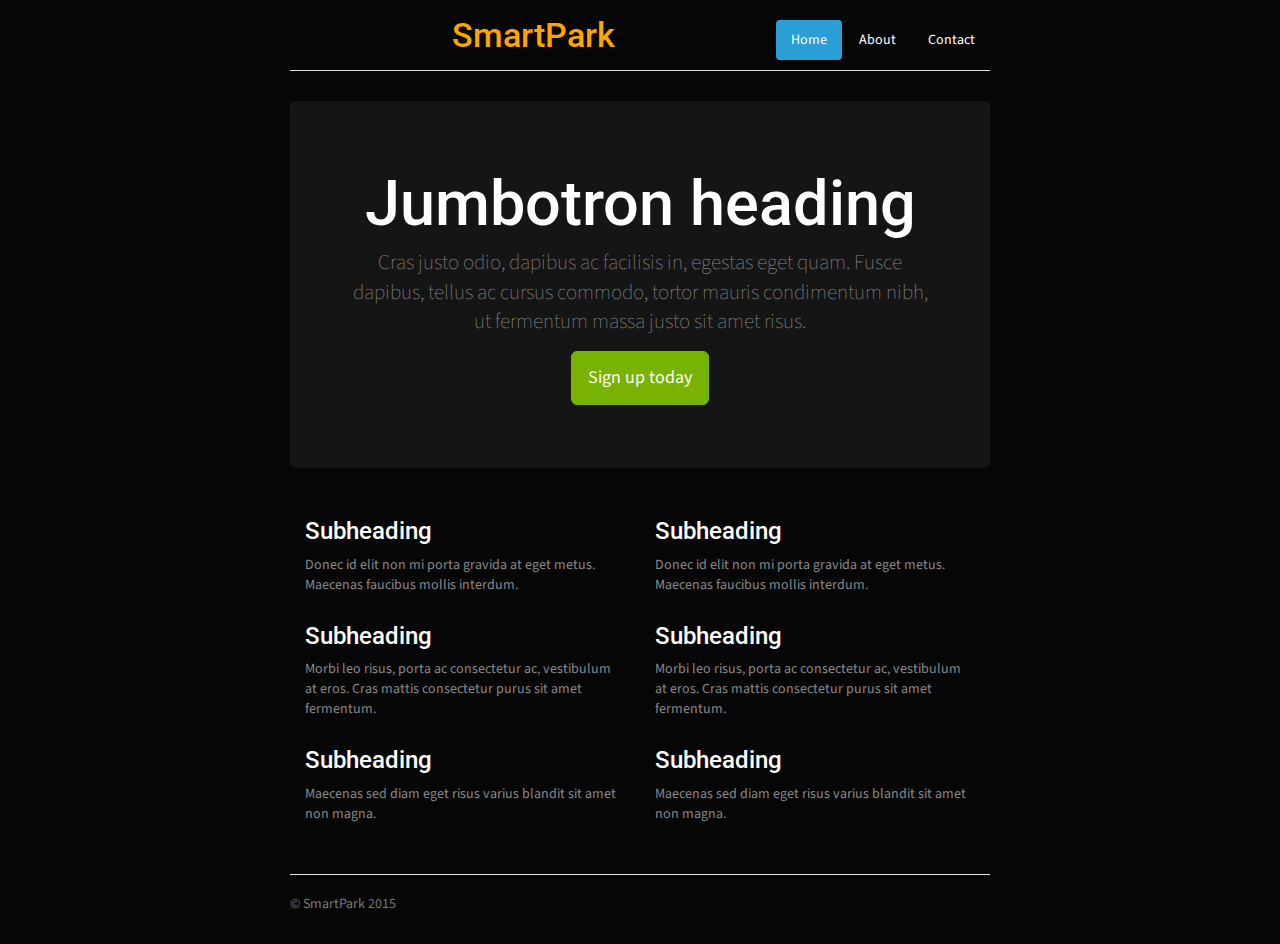
<file: src/index.html>
<!DOCTYPE html>
<html lang="en">
<head>
    <meta charset="utf-8">
    <meta http-equiv="X-UA-Compatible" content="IE=edge">
    <meta name="viewport" content="width=device-width, initial-scale=1">
    <!-- The above 3 meta tags *must* come first in the head; any other head content must come *after* these tags -->
    <meta name="description" content="">
    <meta name="author" content="">
    <link rel="icon" href="img/favicon.ico">

    <title>Narrow Jumbotron Template for Bootstrap</title>

    <!-- Bootstrap core CSS -->
    <!-- <link href="bootstrap/css/bootstrap.min.css" rel="stylesheet"> -->
	<link href="bootswatch/paper/bootstrap.min.css" rel="stylesheet">

    <!-- Custom styles for this template -->
    <link href="css/jumbotron-narrow.css" rel="stylesheet">

	<!-- Custom styles for SmartPark -->
    <link href="css/style.css" rel="stylesheet">
	
	<!-- beautiful fonts -->
	<link href="https://fonts.googleapis.com/css?family=Source+Sans+Pro:400,700,300" rel="stylesheet" type="text/css">
	
    <!-- Just for debugging purposes. Don't actually copy these 2 lines! -->
    <!--[if lt IE 9]><script src="../../assets/js/ie8-responsive-file-warning.js"></script><![endif]-->
    <script src="js/ie-emulation-modes-warning.js"></script>

    <!-- HTML5 shim and Respond.js for IE8 support of HTML5 elements and media queries -->
    <!--[if lt IE 9]>
      <script src="https://oss.maxcdn.com/html5shiv/3.7.2/html5shiv.min.js"></script>
      <script src="https://oss.maxcdn.com/respond/1.4.2/respond.min.js"></script>
    <![endif]-->
  </head>

  <body>

    <div class="container">
      <div class="header clearfix">
        <nav>
          <ul class="nav nav-pills pull-right">
            <li role="presentation" class="active"><a href="Home.php">Home</a></li>
            <li role="presentation"><a href="about.php">About</a></li>
            <li role="presentation"><a href="contact.php">Contact</a></li>
          </ul>
        </nav>
        <h3 class="text-muted">SmartPark</h3>
      </div>

      <div class="jumbotron">
        <h1>Jumbotron heading</h1>
        <p class="lead">Cras justo odio, dapibus ac facilisis in, egestas eget quam. Fusce dapibus, tellus ac cursus commodo, tortor mauris condimentum nibh, ut fermentum massa justo sit amet risus.</p>
        <p><a class="btn btn-lg btn-success" href="#" role="button">Sign up today</a></p>
      </div>

      <div class="row marketing">
        <div class="col-lg-6">
          <h4>Subheading</h4>
          <p>Donec id elit non mi porta gravida at eget metus. Maecenas faucibus mollis interdum.</p>

          <h4>Subheading</h4>
          <p>Morbi leo risus, porta ac consectetur ac, vestibulum at eros. Cras mattis consectetur purus sit amet fermentum.</p>

          <h4>Subheading</h4>
          <p>Maecenas sed diam eget risus varius blandit sit amet non magna.</p>
        </div>

        <div class="col-lg-6">
          <h4>Subheading</h4>
          <p>Donec id elit non mi porta gravida at eget metus. Maecenas faucibus mollis interdum.</p>

          <h4>Subheading</h4>
          <p>Morbi leo risus, porta ac consectetur ac, vestibulum at eros. Cras mattis consectetur purus sit amet fermentum.</p>

          <h4>Subheading</h4>
          <p>Maecenas sed diam eget risus varius blandit sit amet non magna.</p>
        </div>
      </div>

      <footer class="footer">
        <p>&copy; SmartPark 2015</p>
      </footer>

    </div> <!-- /container -->


    <!-- IE10 viewport hack for Surface/desktop Windows 8 bug -->
    <script src="js/ie10-viewport-bug-workaround.js"></script>
  </body>
</html>
</file>
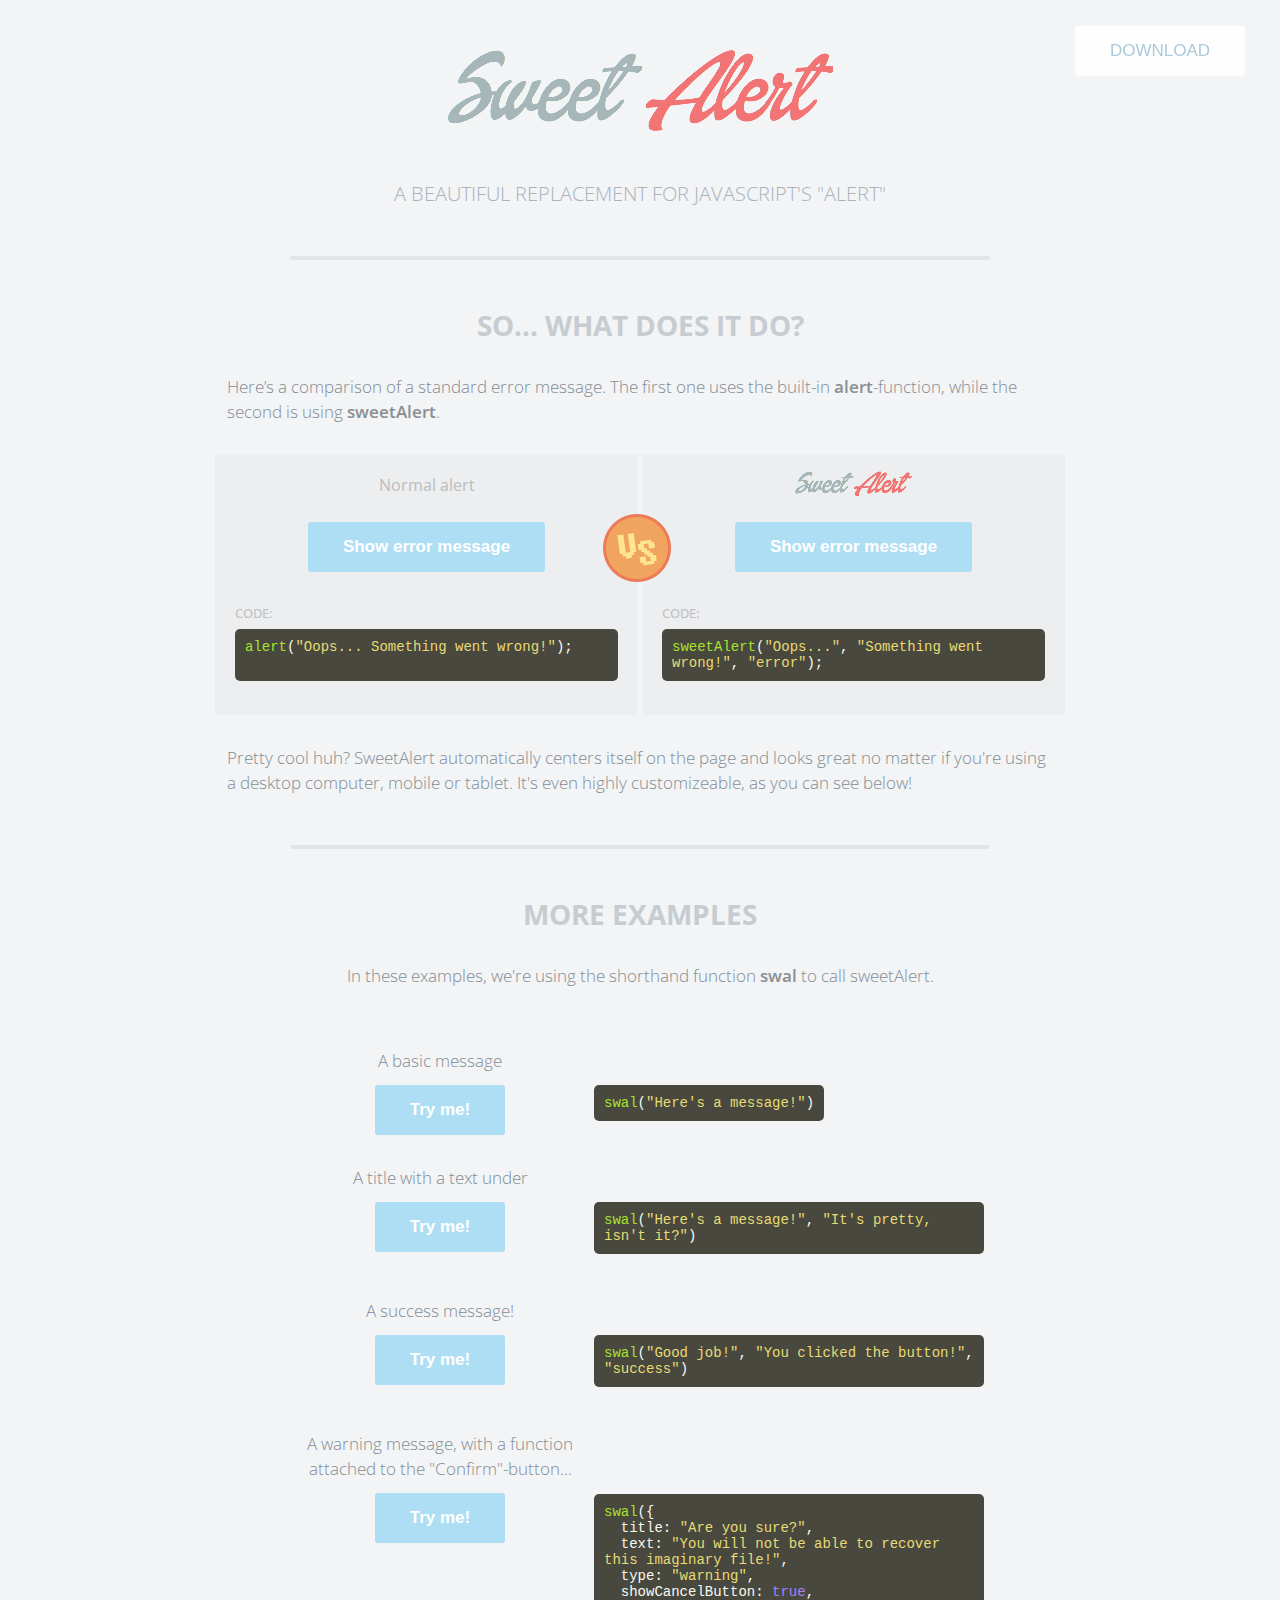
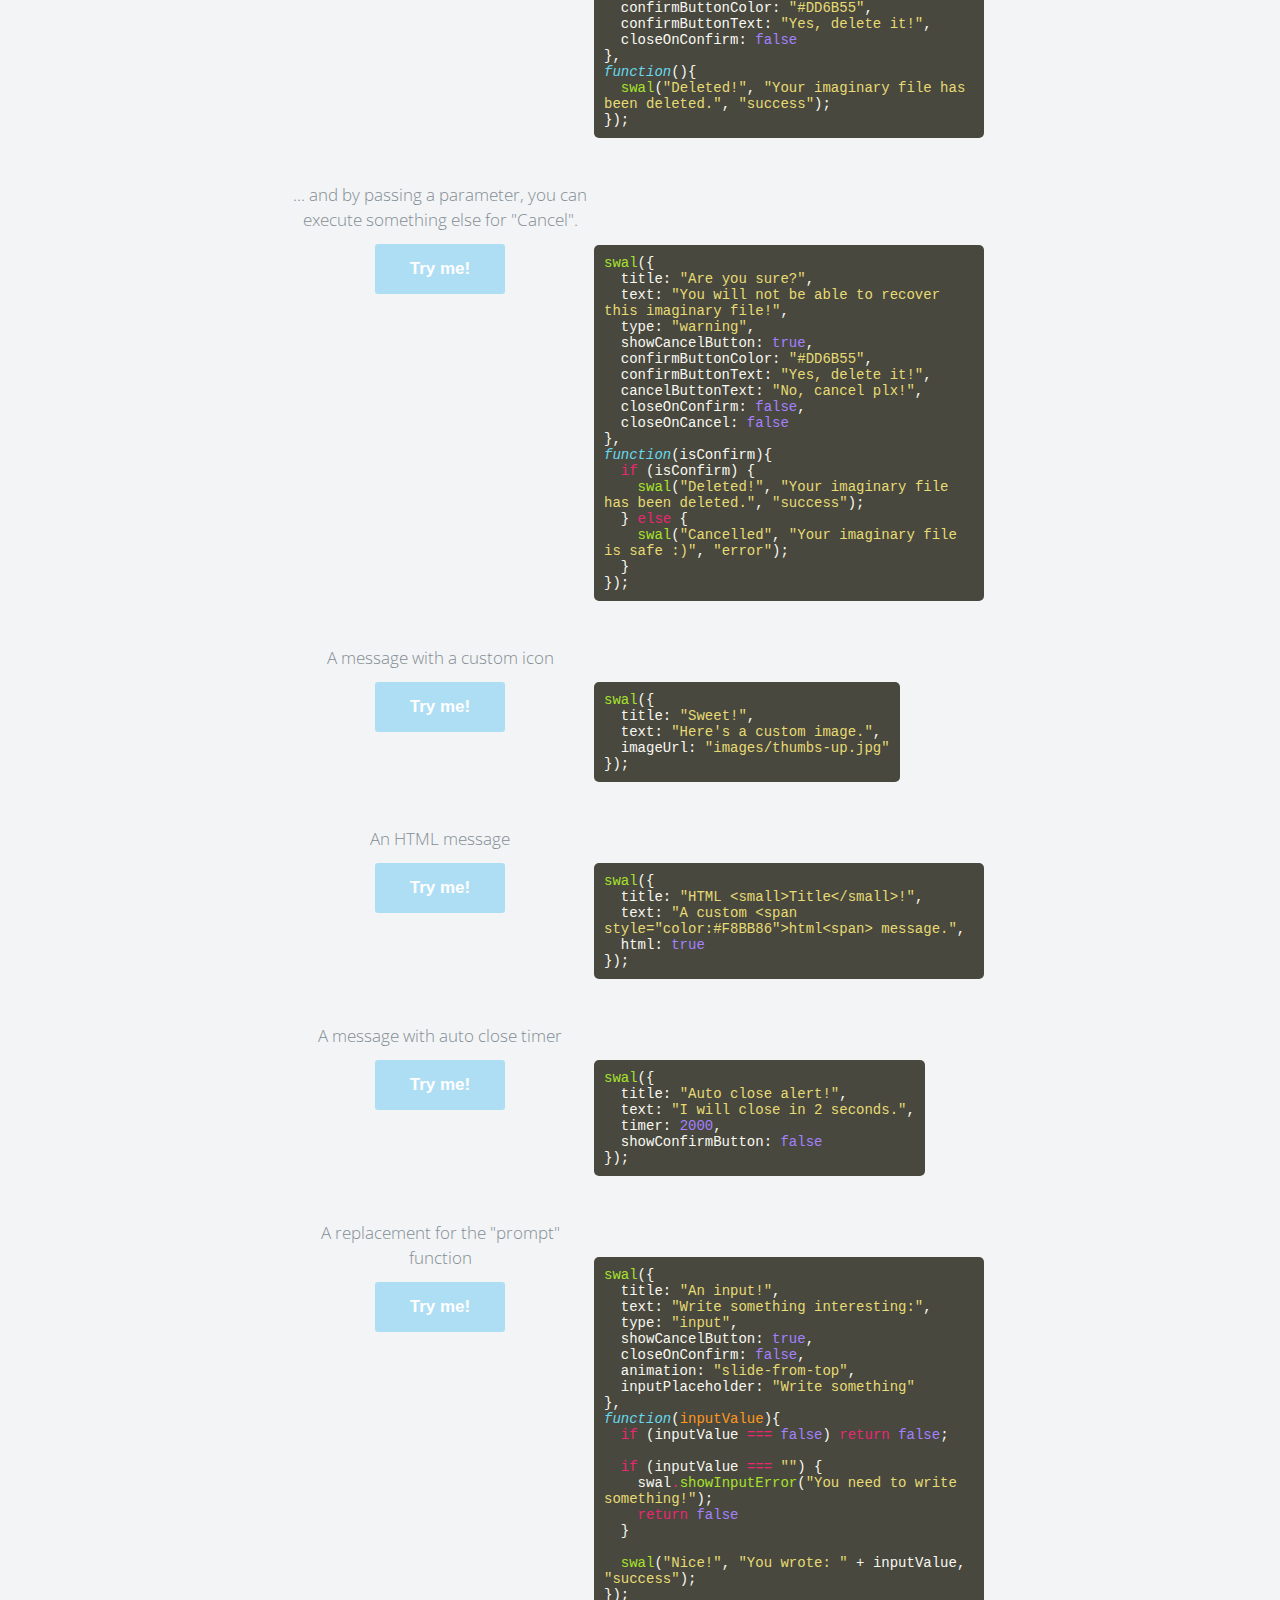
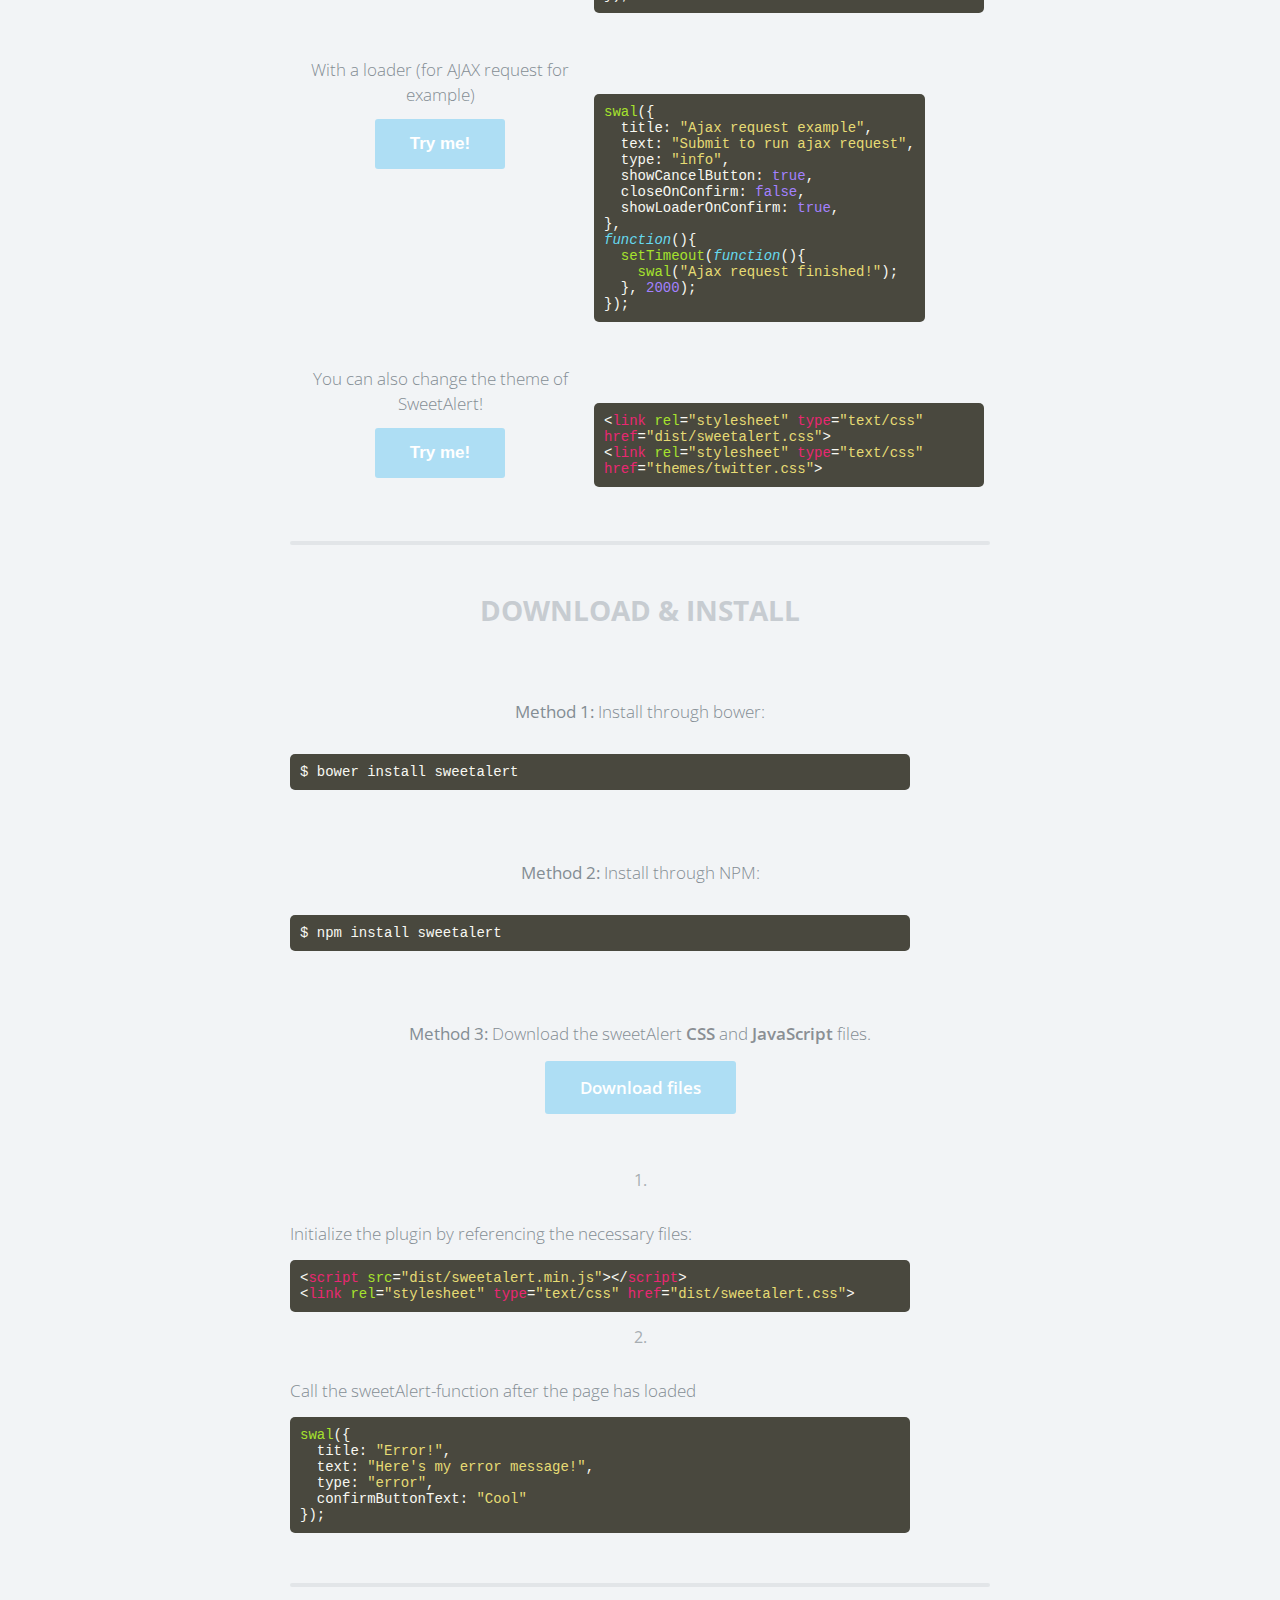
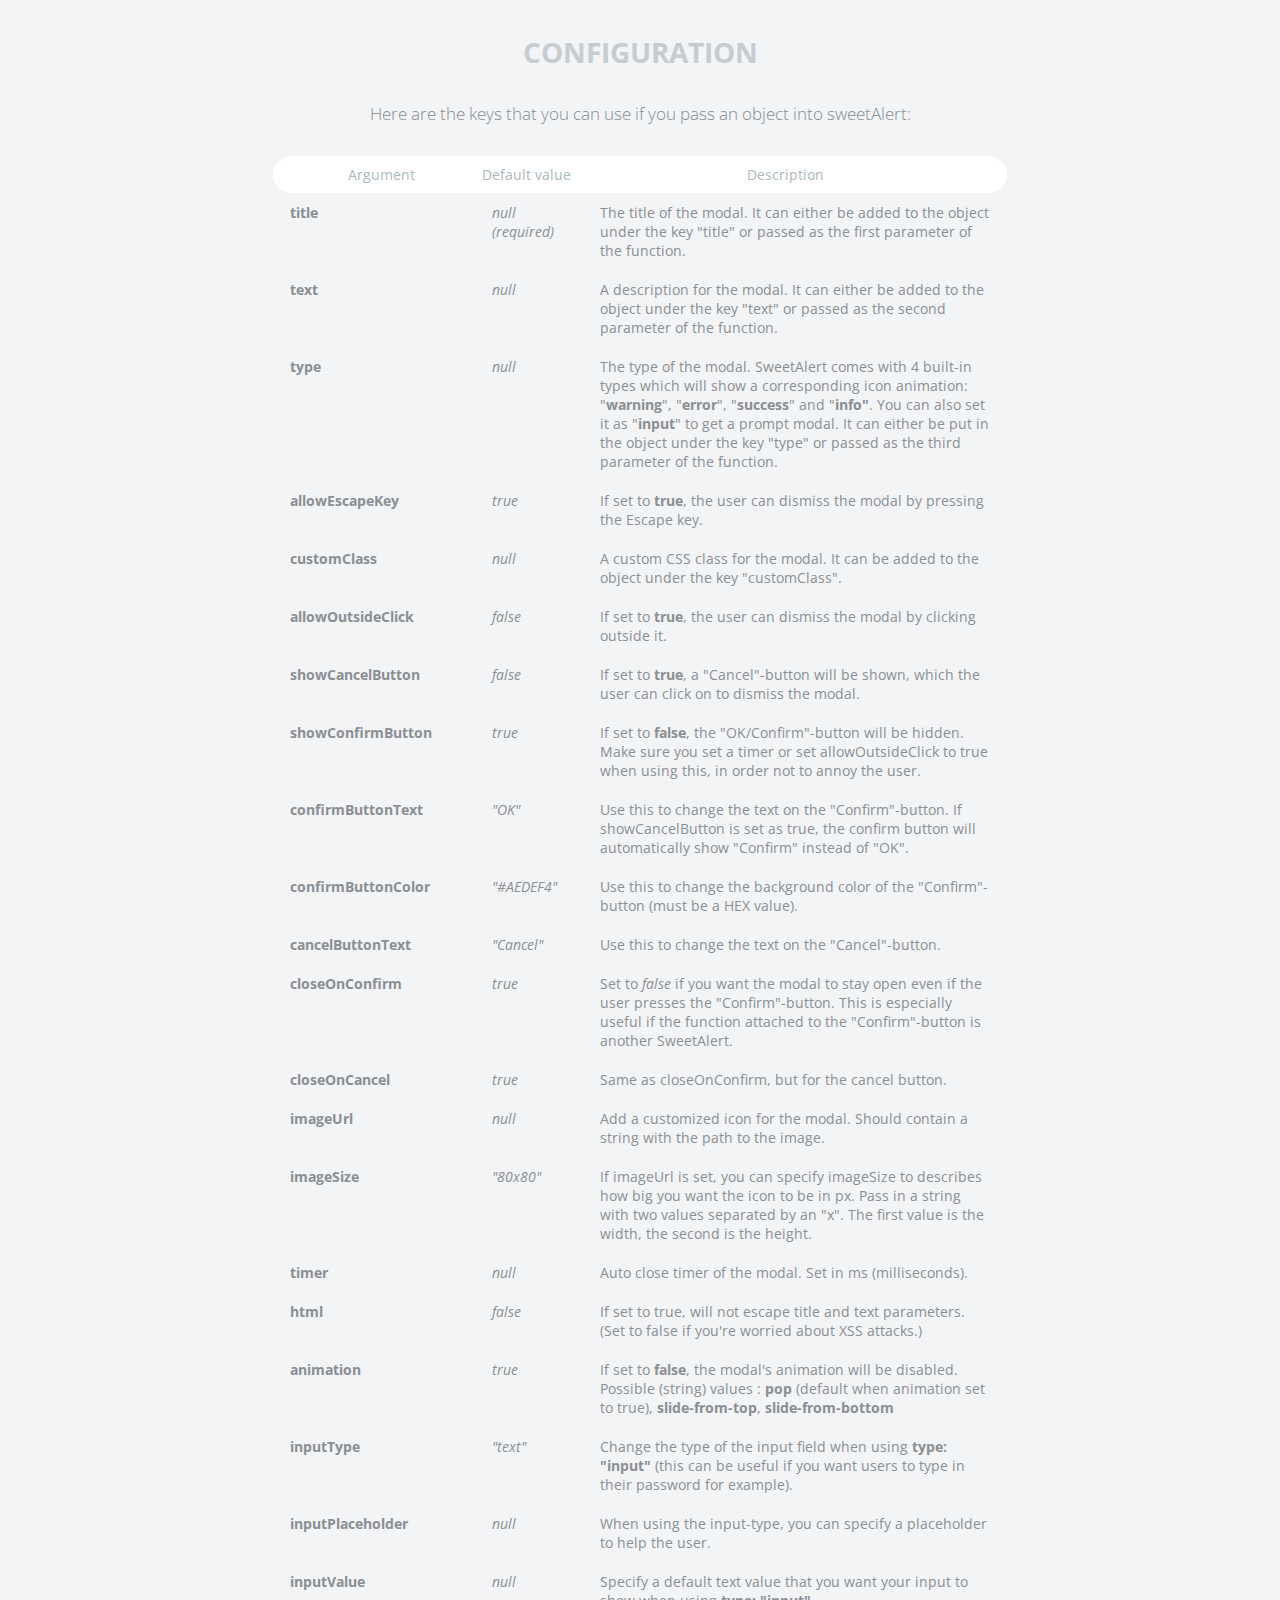
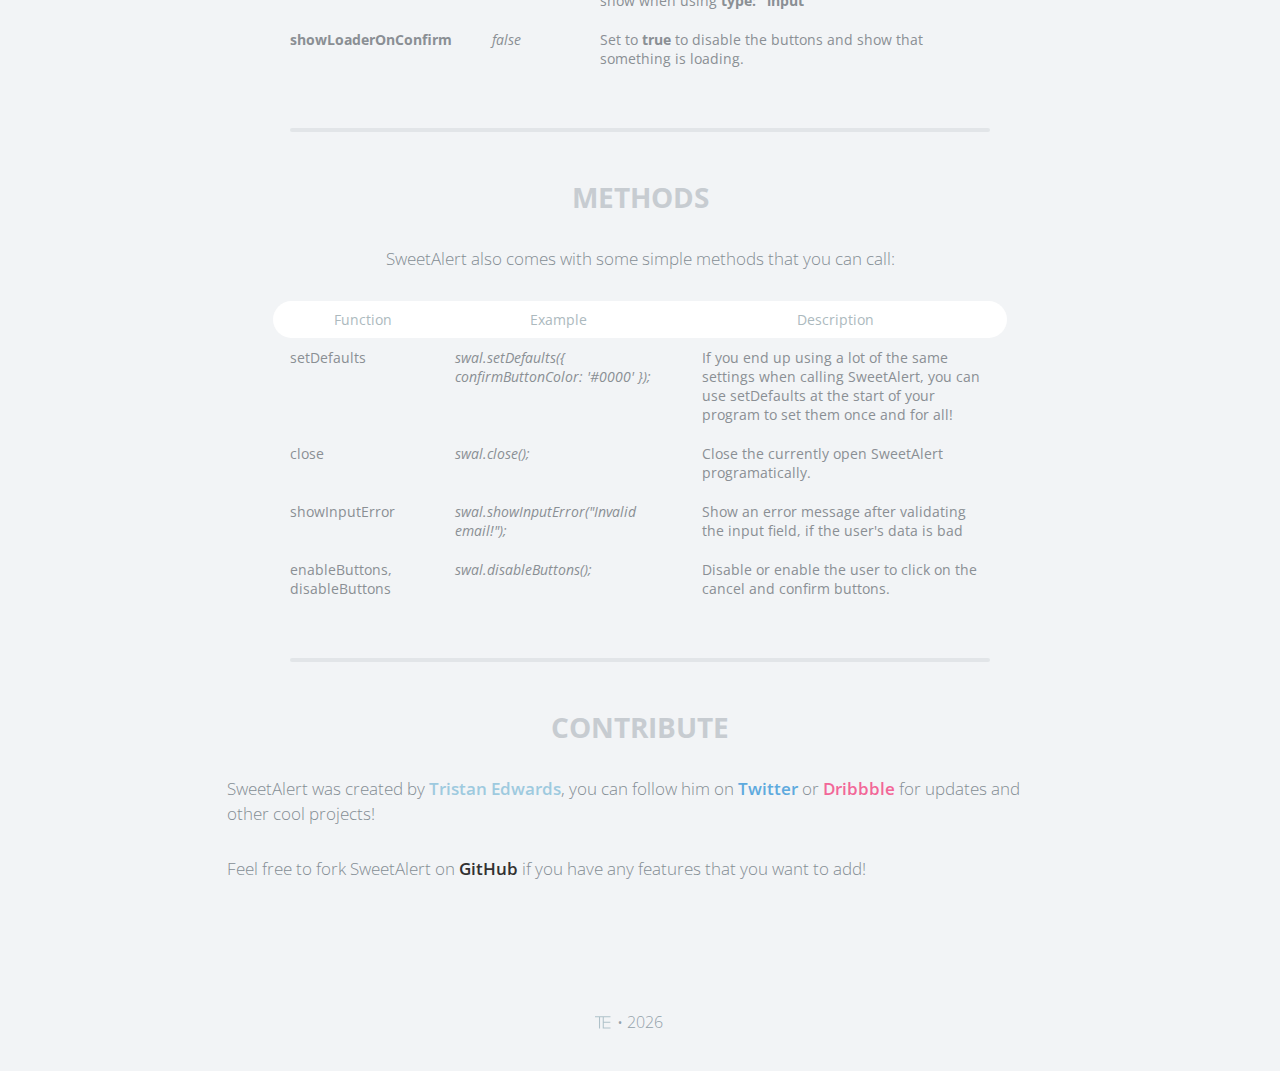
<file: src/alert_animate/sweetalert-master/index.html>
<!doctype html>

<html>

<head>
  <meta charset="utf-8">
  <meta name="viewport" content="width=device-width, initial-scale=1, maximum-scale=1, user-scalable=0" />
  <title>SweetAlert</title>

  <link rel="stylesheet" href="example/example.css">
  <script src="https://code.jquery.com/jquery-2.1.3.min.js"></script>

  <!-- This is what you need -->
  <script src="dist/sweetalert-dev.js"></script>
  <link rel="stylesheet" href="dist/sweetalert.css">
  <!--.......................-->

</head>

<body>

<h1>Sweet Alert</h1>
<h2>A beautiful replacement for JavaScript's "Alert"</h2>
<button class="download">Download</button>

<!-- What does it do? -->
<h3>So... What does it do?</h3>
<p>Here’s a comparison of a standard error message. The first one uses the built-in <strong>alert</strong>-function, while the second is using <strong>sweetAlert</strong>.</p>

<div class="showcase normal">
	<h4>Normal alert</h4>
	<button>Show error message</button>

	<h5>Code:</h5>
	<pre><span class="attr">alert</span>(<span class="str">"Oops... Something went wrong!"</span>);

	</pre>

	<div class="vs-icon"></div>
</div>

<div class="showcase sweet">
	<h4>Sweet Alert</h4>
	<button>Show error message</button>

	<h5>Code:</h5>
	<pre><span class="attr">sweetAlert</span>(<span class="str">"Oops..."</span>, <span class="str">"Something went wrong!"</span>, <span class="str">"error"</span>);</pre>
</div>

<p>Pretty cool huh? SweetAlert automatically centers itself on the page and looks great no matter if you're using a desktop computer, mobile or tablet. It's even highly customizeable, as you can see below!</p>


<!-- Examples -->
<h3>More examples</h3>

<p class="center">In these examples, we're using the shorthand function <strong>swal</strong> to call sweetAlert.</p>

<ul class="examples">

	<li class="message">
		<div class="ui">
			<p>A basic message</p>
			<button>Try me!</button>
		</div>
		<pre><span class="attr">swal</span>(<span class="str">"Here's a message!"</span>)</pre>
	</li>

	<li class="title-text">
		<div class="ui">
			<p>A title with a text under</p>
			<button>Try me!</button>
		</div>
		<pre><span class="attr">swal</span>(<span class="str">"Here's a message!"</span>, <span class="str">"It's pretty, isn't it?"</span>)</pre>
	</li>

	<li class="success">
		<div class="ui">
			<p>A success message!</p>
			<button>Try me!</button>
		</div>
		<pre><span class="attr">swal</span>(<span class="str">"Good job!"</span>, <span class="str">"You clicked the button!"</span>, <span class="str">"success"</span>)</pre>
	</li>

	<li class="warning confirm">
		<div class="ui">
			<p>A warning message, with a function attached to the "Confirm"-button...</p>
			<button>Try me!</button>
		</div>
		<pre><span class="attr">swal</span>({
&nbsp;&nbsp;title: <span class="str">"Are you sure?"</span>,
&nbsp;&nbsp;text: <span class="str">"You will not be able to recover this imaginary file!"</span>,
&nbsp;&nbsp;type: <span class="str">"warning"</span>,
&nbsp;&nbsp;showCancelButton: <span class="val">true</span>,
&nbsp;&nbsp;confirmButtonColor: <span class="str">"#DD6B55"</span>,
&nbsp;&nbsp;confirmButtonText: <span class="str">"Yes, delete it!"</span>,
&nbsp;&nbsp;closeOnConfirm: <span class="val">false</span>
},
<span class="func"><i>function</i></span>(){
&nbsp;&nbsp;<span class="attr">swal</span>(<span class="str">"Deleted!"</span>, <span class="str">"Your imaginary file has been deleted."</span>, <span class="str">"success"</span>);
});</pre>
	</li>

	<li class="warning cancel">
		<div class="ui">
			<p>... and by passing a parameter, you can execute something else for "Cancel".</p>
			<button>Try me!</button>
		</div>
		<pre><span class="attr">swal</span>({
&nbsp;&nbsp;title: <span class="str">"Are you sure?"</span>,
&nbsp;&nbsp;text: <span class="str">"You will not be able to recover this imaginary file!"</span>,
&nbsp;&nbsp;type: <span class="str">"warning"</span>,
&nbsp;&nbsp;showCancelButton: <span class="val">true</span>,
&nbsp;&nbsp;confirmButtonColor: <span class="str">"#DD6B55"</span>,
&nbsp;&nbsp;confirmButtonText: <span class="str">"Yes, delete it!"</span>,
&nbsp;&nbsp;cancelButtonText: <span class="str">"No, cancel plx!"</span>,
&nbsp;&nbsp;closeOnConfirm: <span class="val">false</span>,
&nbsp;&nbsp;closeOnCancel: <span class="val">false</span>
},
<span class="func"><i>function</i></span>(isConfirm){
&nbsp;&nbsp;<span class="tag">if</span> (isConfirm) {
&nbsp;&nbsp;&nbsp;&nbsp;<span class="attr">swal</span>(<span class="str">"Deleted!"</span>, <span class="str">"Your imaginary file has been deleted."</span>, <span class="str">"success"</span>);
&nbsp;&nbsp;} <span class="tag">else</span> {
	&nbsp;&nbsp;&nbsp;&nbsp;<span class="attr">swal</span>(<span class="str">"Cancelled"</span>, <span class="str">"Your imaginary file is safe :)"</span>, <span class="str">"error"</span>);
&nbsp;&nbsp;}
});</pre>
	</li>

	<li class="custom-icon">
		<div class="ui">
			<p>A message with a custom icon</p>
			<button>Try me!</button>
		</div>
		<pre><span class="attr">swal</span>({
&nbsp;&nbsp;title: <span class="str">"Sweet!"</span>,
&nbsp;&nbsp;text: <span class="str">"Here's a custom image."</span>,
&nbsp;&nbsp;imageUrl: <span class="str">"images/thumbs-up.jpg"</span>
});</pre>
	</li>

	<li class="message-html">
		<div class="ui">
			<p>An HTML message</p>
			<button>Try me!</button>
		</div>
		<pre><span class="attr">swal</span>({
&nbsp;&nbsp;title: <span class="str">"HTML &lt;small&gt;Title&lt;/small&gt;!"</span>,
&nbsp;&nbsp;text: <span class="str">"A custom &lt;span style="color:#F8BB86"&gt;html&lt;span&gt; message."</span>,
&nbsp;&nbsp;html: <span class="val">true</span>
});</pre>
	</li>

	<li class="timer">
		<div class="ui">
			<p>A message with auto close timer</p>
			<button>Try me!</button>
		</div>
		<pre><span class="attr">swal</span>({
&nbsp;&nbsp;title: <span class="str">"Auto close alert!"</span>,
&nbsp;&nbsp;text: <span class="str">"I will close in 2 seconds."</span>,
&nbsp;&nbsp;timer: <span class="val">2000</span>,
&nbsp;&nbsp;showConfirmButton: <span class="val">false</span>
});</pre>
	</li>


	<li class="input">
		<div class="ui">
			<p>A replacement for the "prompt" function</p>
			<button>Try me!</button>
		</div>
		<pre><span class="attr">swal</span>({
&nbsp;&nbsp;title: <span class="str">"An input!"</span>,
&nbsp;&nbsp;text: <span class="str">"Write something interesting:"</span>,
&nbsp;&nbsp;type: <span class="str">"input"</span>,
&nbsp;&nbsp;showCancelButton: <span class="val">true</span>,
&nbsp;&nbsp;closeOnConfirm: <span class="val">false</span>,
&nbsp;&nbsp;animation: <span class="str">"slide-from-top"</span>,
&nbsp;&nbsp;inputPlaceholder: <span class="str">"Write something"</span>
},
<span class="func"><i>function</i></span>(<span class="arg">inputValue</span>){
&nbsp;&nbsp;<span class="tag">if</span> (inputValue <span class="tag">===</span> <span class="val">false</span>) <span class="tag">return</span> <span class="val">false</span>;
&nbsp;&nbsp;
&nbsp;&nbsp;<span class="tag">if</span> (inputValue <span class="tag">===</span> <span class="str">""</span>) {
&nbsp;&nbsp;&nbsp;&nbsp;swal<span class="tag">.</span><span class="attr">showInputError</span>(<span class="str">"You need to write something!"</span>);
&nbsp;&nbsp;&nbsp;&nbsp;<span class="tag">return</span> <span class="val">false</span>
&nbsp;&nbsp;}
&nbsp;&nbsp;
&nbsp;&nbsp;<span class="attr">swal</span>(<span class="str">"Nice!"</span>, <span class="str">"You wrote: "</span> + inputValue, <span class="str">"success"</span>);
});</pre>
	</li>

  <li class="ajax">
    <div class="ui">
			<p>With a loader (for AJAX request for example)</p>
			<button>Try me!</button>
		</div>
		<pre><span class="attr">swal</span>({
&nbsp;&nbsp;title: <span class="str">"Ajax request example"</span>,
&nbsp;&nbsp;text: <span class="str">"Submit to run ajax request"</span>,
&nbsp;&nbsp;type: <span class="str">"info"</span>,
&nbsp;&nbsp;showCancelButton: <span class="val">true</span>,
&nbsp;&nbsp;closeOnConfirm: <span class="val">false</span>,
&nbsp;&nbsp;showLoaderOnConfirm: <span class="val">true</span>,
},
<span class="func"><i>function</i></span>(){
&nbsp;&nbsp;<span class="attr">setTimeout</span>(<span class="func"><i>function</i></span>(){
&nbsp;&nbsp;&nbsp;&nbsp;<span class="attr">swal</span>(<span class="str">"Ajax request finished!"</span>);
&nbsp;&nbsp;}, <span class="val">2000</span>);
});</pre>
	</li>

	<li class="theme">
		<div class="ui">
			<p>You can also change the theme of SweetAlert!</p>
			<button>Try me!</button>
		</div>
		<pre>&lt;<span class="tag">link</span> <span class="attr">rel</span>=<span class="str">"stylesheet"</span> <span class="tag">type</span>=<span class="str">"text/css"</span> <span class="tag">href</span>=<span class="str">"dist/sweetalert.css"</span>&gt;
			&lt;<span class="tag">link</span> <span class="attr">rel</span>=<span class="str">"stylesheet"</span> <span class="tag">type</span>=<span class="str">"text/css"</span> <span class="tag">href</span>=<span class="str">"themes/twitter.css"</span>&gt;</pre>
	</li>

</ul>


<!-- Download & Install -->
<h3 id="download-section">Download & install</h3>

<div class="center-container">
	<p class="center"><b>Method 1:</b> Install through bower:</p>
	<pre class="center">$ bower install sweetalert</pre>
</div>

<div class="center-container">
	<p class="center"><b>Method 2:</b> Install through NPM:</p>
	<pre class="center">$ npm install sweetalert</pre>
</div>

<p class="center"><b>Method 3:</b> Download the sweetAlert <strong>CSS</strong> and <strong>JavaScript</strong> files.</p>

<a class="button" href="https://github.com/t4t5/sweetalert/archive/master.zip" download>Download files</a>

<ol>
	<li>
		<p>Initialize the plugin by referencing the necessary files:</p>
		<pre>&lt;<span class="tag">script</span> <span class="attr">src</span>=<span class="str">"dist/sweetalert.min.js"</span>&gt;&lt;/<span class="tag">script</span>&gt;
&lt;<span class="tag">link</span> <span class="attr">rel</span>=<span class="str">"stylesheet"</span> <span class="tag">type</span>=<span class="str">"text/css"</span> <span class="tag">href</span>=<span class="str">"dist/sweetalert.css"</span>&gt;</pre>
	</li>

	<li>
		<p>Call the sweetAlert-function after the page has loaded</p>
		<pre><span class="attr">swal</span>({
&nbsp;&nbsp;title: <span class="str">"Error!"</span>,
&nbsp;&nbsp;text: <span class="str">"Here's my error message!"</span>,
&nbsp;&nbsp;type: <span class="str">"error"</span>,
&nbsp;&nbsp;confirmButtonText: <span class="str">"Cool"</span>
});
</pre>
	</li>
</ol>



<!-- Configuration -->
<h3>Configuration</h3>

<p class="center">Here are the keys that you can use if you pass an object into sweetAlert:</p>

<table>
	<tr class="titles">
		<th>
			<div class="border-left"></div>
			Argument
		</th>
		<th>Default value</th>
		<th>
			<div class="border-right"></div>
			Description
		</th>
	</tr>
	<tr>
		<td><b>title</b></td>
		<td><i>null (required)</i></td>
		<td>The title of the modal. It can either be added to the object under the key "title" or passed as the first parameter of the function.</td>
	</tr>
	<tr>
		<td><b>text</b></td>
		<td><i>null</i></td>
		<td>A description for the modal. It can either be added to the object under the key "text" or passed as the second parameter of the function.</td>
	</tr>
	<tr>
		<td><b>type</b></td>
		<td><i>null</i></td>
		<td>The type of the modal. SweetAlert comes with 4 built-in types which will show a corresponding icon animation: "<strong>warning</strong>", "<strong>error</strong>", "<strong>success</strong>" and "<strong>info"</strong>. You can also set it as "<strong>input</strong>" to get a prompt modal. It can either be put in the object under the key "type" or passed as the third parameter of the function.</td>
	</tr>
    <tr>
      <td><b>allowEscapeKey</b></td>
      <td><i>true</i></td>
      <td>If set to <strong>true</strong>, the user can dismiss the modal by pressing the Escape key.</td>
    </tr>
	<tr>
		<td><b>customClass</b></td>
		<td><i>null</i></td>
		<td>A custom CSS class for the modal. It can be added to the object under the key "customClass".</td>
	</tr>
	<tr>
		<td><b>allowOutsideClick</b></td>
		<td><i>false</i></td>
		<td>If set to <strong>true</strong>, the user can dismiss the modal by clicking outside it.</td>
	</tr>
	<tr>
		<td><b>showCancelButton</b></td>
		<td><i>false</i></td>
		<td>If set to <strong>true</strong>, a "Cancel"-button will be shown, which the user can click on to dismiss the modal.</td>
	</tr>
	<tr>
		<td><b>showConfirmButton</b></td>
		<td><i>true</i></td>
		<td>If set to <strong>false</strong>, the "OK/Confirm"-button will be hidden. Make sure you set a timer or set allowOutsideClick to true when using this, in order not to annoy the user.</td>
	</tr>
	<tr>
		<td><b>confirmButtonText</b></td>
		<td><i>"OK"</i></td>
		<td>Use this to change the text on the "Confirm"-button. If showCancelButton is set as true, the confirm button will automatically show "Confirm" instead of "OK".</td>
	</tr>
	<tr>
		<td><b>confirmButtonColor</b></td>
		<td><i>"#AEDEF4"</i></td>
		<td>Use this to change the background color of the "Confirm"-button (must be a HEX value).</td>
	</tr>
	<tr>
		<td><b>cancelButtonText</b></td>
		<td><i>"Cancel"</i></td>
		<td>Use this to change the text on the "Cancel"-button.</td>
	</tr>
	<tr>
		<td><b>closeOnConfirm</b></td>
		<td><i>true</i></td>
		<td>Set to <i>false</i> if you want the modal to stay open even if the user presses the "Confirm"-button. This is especially useful if the function attached to the "Confirm"-button is another SweetAlert.</td>
	</tr>
	<tr>
		<td><b>closeOnCancel</b></td>
		<td><i>true</i></td>
		<td>Same as closeOnConfirm, but for the cancel button.</td>
	</tr>
	<tr>
		<td><b>imageUrl</b></td>
		<td><i>null</i></td>
		<td>Add a customized icon for the modal. Should contain a string with the path to the image.</td>
	</tr>
	<tr>
		<td><b>imageSize</b></td>
		<td><i>"80x80"</i></td>
		<td>If imageUrl is set, you can specify imageSize to describes how big you want the icon to be in px. Pass in a string with two values separated by an "x". The first value is the width, the second is the height.</td>
	</tr>
	<tr>
		<td><b>timer</b></td>
		<td><i>null</i></td>
		<td>Auto close timer of the modal. Set in ms (milliseconds).</td>
	</tr>
	<tr>
		<td><b>html</b></td>
		<td><i>false</i></td>
		<td>If set to true, will not escape title and text parameters. (Set to false if you're worried about XSS attacks.)</td>
	</tr>
	<tr>
		<td><b>animation</b></td>
		<td><i>true</i></td>
		<td>If set to <strong>false</strong>, the modal's animation will be disabled. Possible (string) values : <strong>pop</strong> (default when animation set to true), <strong>slide-from-top</strong>, <strong>slide-from-bottom</strong></td>
	</tr>
	<tr>
		<td><b>inputType</b></td>
		<td><i>"text"</i></td>
		<td>Change the type of the input field when using <strong>type: "input"</strong> (this can be useful if you want users to type in their password for example).</td>
	</tr>
	<tr>
		<td><b>inputPlaceholder</b></td>
		<td><i>null</i></td>
		<td>When using the input-type, you can specify a placeholder to help the user.</td>
	</tr>
	<tr>
		<td><b>inputValue</b></td>
		<td><i>null</i></td>
		<td>Specify a default text value that you want your input to show when using <strong>type: "input"</strong></td>
	</tr>
	<tr>
		<td><b>showLoaderOnConfirm</b></td>
		<td><i>false</i></td>
    <td>Set to <strong>true</strong> to disable the buttons and show that something is loading.</td>
	</tr>
</table>


<!-- Methods -->
<h3>Methods</h3>

<p class="center">SweetAlert also comes with some simple methods that you can call:</p>

<table>
	<tr class="titles">
		<th>
			<div class="border-left"></div>
			Function
		</th>
		<th>Example</th>
		<th>
			<div class="border-right"></div>
			Description
		</th>
	</tr>
	<tr>
		<td>setDefaults</td>
		<td><i>swal.setDefaults({ confirmButtonColor: '#0000' });</i></td>
		<td>If you end up using a lot of the same settings when calling SweetAlert, you can use setDefaults at the start of your program to set them once and for all!</td>
	</tr>
	<tr>
		<td>close</td>
		<td><i>swal.close();</i></td>
		<td>Close the currently open SweetAlert programatically.</td>
	</tr>
	<tr>
		<td>showInputError</td>
		<td><i>swal.showInputError("Invalid email!");</i></td>
		<td>Show an error message after validating the input field, if the user's data is bad</td>
	</tr>
	<tr>
		<td>enableButtons, disableButtons</td>
		<td><i>swal.disableButtons();</i></td>
		<td>Disable or enable the user to click on the cancel and confirm buttons.</td>
	</tr>
</table>



<!-- Contribute -->
<h3>Contribute</h3>
<p>SweetAlert was created by <a href="http://tristanedwards.me" target="_blank">Tristan Edwards</a>, you can follow him on <a href="https://twitter.com/t4t5" target="_blank" class="twitter">Twitter</a> or <a href="https://dribbble.com/tristanedwards" target="_blank" class="dribbble">Dribbble</a> for updates and other cool projects!</p>
<p>Feel free to fork SweetAlert on <a href="https://github.com/t4t5/sweetalert" class="github">GitHub</a> if you have any features that you want to add!</p>


<footer>
	<span class="te-logo">TE</span> • <script>document.write(new Date().getFullYear())</script>
</footer>


<script>

document.querySelector('button.download').onclick = function(){
	$("html, body").animate({ scrollTop: $("#download-section").offset().top }, 1000);
};

document.querySelector('.showcase.normal button').onclick = function(){
	alert("Oops... Something went wrong!");
};

document.querySelector('.showcase.sweet button').onclick = function(){
	swal("Oops...", "Something went wrong!", "error");
};

document.querySelector('ul.examples li.message button').onclick = function(){
	swal("Here's a message!");
};

document.querySelector('ul.examples li.timer button').onclick = function(){
	swal({
		title: "Auto close alert!",
		text: "I will close in 2 seconds.",
		timer: 2000,
		showConfirmButton: false
	});
};

document.querySelector('ul.examples li.title-text button').onclick = function(){
	swal("Here's a message!", "It's pretty, isn't it?");
};

document.querySelector('ul.examples li.success button').onclick = function(){
	swal("Good job!", "You clicked the button!", "success");
};

document.querySelector('ul.examples li.warning.confirm button').onclick = function(){
	swal({
		title: "Are you sure?",
		text: "You will not be able to recover this imaginary file!",
		type: "warning",
		showCancelButton: true,
		confirmButtonColor: '#DD6B55',
		confirmButtonText: 'Yes, delete it!',
		closeOnConfirm: false
	},
	function(){
		swal("Deleted!", "Your imaginary file has been deleted!", "success");
	});
};

document.querySelector('ul.examples li.warning.cancel button').onclick = function(){
	swal({
		title: "Are you sure?",
		text: "You will not be able to recover this imaginary file!",
		type: "warning",
		showCancelButton: true,
		confirmButtonColor: '#DD6B55',
		confirmButtonText: 'Yes, delete it!',
		cancelButtonText: "No, cancel plx!",
		closeOnConfirm: false,
		closeOnCancel: false
	},
	function(isConfirm){
    if (isConfirm){
      swal("Deleted!", "Your imaginary file has been deleted!", "success");
    } else {
      swal("Cancelled", "Your imaginary file is safe :)", "error");
    }
	});
};

document.querySelector('ul.examples li.custom-icon button').onclick = function(){
	swal({
		title: "Sweet!",
		text: "Here's a custom image.",
		imageUrl: 'example/images/thumbs-up.jpg'
	});
};

document.querySelector('ul.examples li.message-html button').onclick = function(){
	swal({
		title: "HTML <small>Title</small>!",
		text: 'A custom <span style="color:#F8BB86">html<span> message.',
		html: true
	});
};

document.querySelector('ul.examples li.input button').onclick = function(){
	swal({
		title: "An input!",
		text: 'Write something interesting:',
		type: 'input',
		showCancelButton: true,
		closeOnConfirm: false,
		animation: "slide-from-top",
		inputPlaceholder: "Write something",
	},
	function(inputValue){
		if (inputValue === false) return false;

		if (inputValue === "") {
			swal.showInputError("You need to write something!");
			return false;
		}
    
		swal("Nice!", 'You wrote: ' + inputValue, "success");

	});
};

document.querySelector('ul.examples li.theme button').onclick = function() {
	swal({
		title: "Themes!",
		text: "Here's the Twitter theme for SweetAlert!",
		confirmButtonText: "Cool!",
		customClass: 'twitter'
	});
};

document.querySelector('ul.examples li.ajax button').onclick = function() {
  swal({
    title: 'Ajax request example',
    text: 'Submit to run ajax request',
    type: 'info',
    showCancelButton: true,
    closeOnConfirm: false,
    showLoaderOnConfirm: true,
  }, function(){
    setTimeout(function() {
      swal('Ajax request finished!');
    }, 2000);
  });
};

</script>



</body>

</html>
</file>
<file: src/css/jumbotron-narrow.css>
/* Space out content a bit */
body {
  padding-top: 20px;
  padding-bottom: 20px;
  font-family: 'Source Sans Pro', sans-serif;
}

/* Everything but the jumbotron gets side spacing for mobile first views */
.header,
.marketing,
.footer {
  padding-right: 15px;
  padding-left: 15px;
}

/* Custom page header */
.header {
  padding-bottom: 10px;
  border-bottom: 1px solid #e5e5e5;
}
/* Make the masthead heading the same height as the navigation */
.header h3 {
  margin-top: 0;
  margin-bottom: 0;
  color: orange;
  line-height: 30px;
}

/* Custom page footer */
.footer {
  padding-top: 19px;
  color: #777;
  border-top: 1px solid #e5e5e5;
}

/* Customize container */
@media (min-width: 768px) {
  .container {
    max-width: 730px;
  }
}
.container-narrow > hr {
  margin: 30px 0;
}

/* Main marketing message and sign up button */
.jumbotron {
  text-align: center;
  border-bottom: 1px solid #e5e5e5;
}

/* .jumbotron .btn { */
/*   padding: 14px 24px; */
/*   font-size: 21px; */
/* } */

.login-form {
	text-align: center;
	margin: auto;
	max-width: 300px;
}

/* Supporting marketing content */
.marketing {
  margin: 40px 0;
}
.marketing p + h4 {
  margin-top: 28px;
}

/* Responsive: Portrait tablets and up */
@media screen and (min-width: 768px) {
  /* Remove the padding we set earlier */
  .header,
  .marketing,
  .footer {
    padding-right: 0;
    padding-left: 0;
  }
  /* Space out the masthead */
  .header {
    margin-bottom: 30px;
  }
  /* Remove the bottom border on the jumbotron for visual effect */
  .jumbotron {
    border-bottom: 0;
  }
}

.welcome-text {
	text-align: center;
}
.text-muted{
 text-align: center;
}
</file>
<file: src/css/style.css>
.circleStatsItemBox {
    position: relative;
    background: #67C2EF;
    width: 100%;
   /* min-width: 220px;*/
    height: 180px;
    padding-top: 40px;
    margin-bottom: 28px;
}
.circleStatsItemBox .header {
    background: rgba(255,255,255,0.2);
    color: rgba(255,255,255,0.9);
    width: 100%;
    height: 30px;
    font-weight: bold;
    font-size: 16px;
    font-family: Arial;
    /*padding: 5px 0px;*/
    position: absolute;
    top: 0px;
}
.circleStatsItemBox .percent {
    position: absolute;
    top: 110px;
    width: 100%;
    left: 0px;
    text-align: center;
    color: rgba(255,255,255,0.9);
}
.circleStats {
    text-align: center;
    position: relative;
}

.circleStatsItemBox input {
    cursor: default;
    box-shadow: none;
    border:none;
    height: auto;
    position: absolute;
    font-weight:normal;    
    /*padding: 5px 0px !important;*/
    border-color: rgba(0, 0, 0, 0.8);
}
.whiteCircle{
    width:165px;
}

.green,
.green [class="box-header"],
.green.box,
.slider.green .ui-slider-range,
.progress.green .ui-progressbar-value,
.sliderVertical.green .ui-slider-range,
.progressSlim.green .ui-progressbar-value,
.label-success,
.badge-success {
    background: #43B5AD !important;
    border-color: #43B5AD !important;
    color: #fff;
}

.greenDark,
.greenDark [class="box-header"],
.greenDark.box,
.slider.greenDark .ui-slider-range,
.progress.greenDark .ui-progressbar-value,
.sliderVertical.greenDark .ui-slider-range,
.progressSlim.greenDark .ui-progressbar-value {
    background: #1E7145 !important;
    border-color: #1E7145 !important;
    color: #fff;
}

.greenLight,
.greenLight [class="box-header"],
.greenLight.box,
.slider.greenLight .ui-slider-range,
.progress.greenLight .ui-progressbar-value,
.sliderVertical.greenLight .ui-slider-range,
.progressSlim.greenLight .ui-progressbar-value {
    background: #99B433 !important;
    border-color: #99B433 !important;
    color: #fff;
}

.pink,
.pink [class="box-header"],
.pink.box,
.slider.pink .ui-slider-range,
.progress.pink .ui-progressbar-value,
.sliderVertical.pink .ui-slider-range,
.progressSlim.pink .ui-progressbar-value {
    background: #8674A6 !important;
    border-color: #8674A6 !important;
    color: #fff;
}

.pinkDark,
.pinkDark [class="box-header"],
.pinkDark.box,
.slider.pinkDark .ui-slider-range,
.progress.pinkDark .ui-progressbar-value,
.sliderVertical.pinkDark .ui-slider-range,
.progressSlim.pinkDark .ui-progressbar-value {
    background: #7E3878 !important;
    border-color: #7E3878 !important;
    color: #fff;
}

.yellow,
.yellow [class="box-header"],
.yellow.box,
.slider.yellow .ui-slider-range,
.progress.yellow .ui-progressbar-value,
.sliderVertical.yellow .ui-slider-range,
.progressSlim.yellow .ui-progressbar-value,
.label-warning,
.badge-warning {
    background: #DEB948 !important;
    border-color: #DEB948 !important;
    color: #fff;
}

.purple,
.purple [class="box-header"],
.purple.box,
.slider.purple .ui-slider-range,
.progress.purple .ui-progressbar-value,
.sliderVertical.purple .ui-slider-range,
.progressSlim.purple .ui-progressbar-value {
    background: #8674A6 !important;
    border-color: #8674A6 !important;
    color: #fff;
}

.blue,
.blue [class="box-header"],
.blue.box,
.slider.blue .ui-slider-range,
.progress.blue .ui-progressbar-value,
.sliderVertical.blue .ui-slider-range,
.progressSlim.blue .ui-progressbar-value,
.label-info,
.badge-info {
    background: #578EBE !important;
    border-color: #578EBE !important;
    color: #fff;
}

.blueDark,
.blueDark [class="box-header"],
.blueDark.box,
.slider.blueDark .ui-slider-range,
.progress.blueDark .ui-progressbar-value,
.sliderVertical.blueDark .ui-slider-range,
.progressSlim.blueDark .ui-progressbar-value {
    background: #2B5797 !important;
    border-color: #2B5797 !important;
    color: #fff;
}

.blueLight,
.blueLight [class="box-header"],
.blueLight.box,
.slider.blueLight .ui-slider-range,
.progress.blueLight .ui-progressbar-value,
.sliderVertical.blueLight .ui-slider-range,
.progressSlim.blueLight .ui-progressbar-value {
    background: #EFF4FF !important;
    border-color: #EFF4FF !important;
    color: #fff;
}

.orange,
.orange [class="box-header"],
.orange.box,
.slider.orange .ui-slider-range,
.progress.orange .ui-progressbar-value,
.sliderVertical.orange .ui-slider-range,
.progressSlim.orange .ui-progressbar-value {
    background: #E3A21A !important;
    border-color: #E3A21A !important;
    color: #fff;
}

.orangeDark,
.orangeDark [class="box-header"],
.orangeDark.box,
.slider.orangeDark .ui-slider-range,
.progress.oragneDark .ui-progressbar-value,
.sliderVertical.orangeDark .ui-slider-range,
.progressSlim.orangeDark .ui-progressbar-value {
    background: #DA532C !important;
    border-color: #DA532C !important;
    color: #fff;
}

.red,
.red [class="box-header"],
.red.box,
.slider.red .ui-slider-range,
.progress.red .ui-progressbar-value,
.sliderVertical.red .ui-slider-range,
.progressSlim.red .ui-progressbar-value,
.label-important,
.badge-important {
    background: #E25A59 !important;
    border-color: #E25A59 !important;
    color: #fff;
}

.widget.green h2 .glyphicons i:before,
.widget.greenDark h2 .glyphicons i:before,
.widget.greenLight h2 .glyphicons i:before,
.widget.pink h2 .glyphicons i:before,
.widget.pinkDark h2 .glyphicons i:before,
.widget.yellow h2 .glyphicons i:before,
.widget.purple h2 .glyphicons i:before,
.widget.blue h2 .glyphicons i:before,
.widget.blueDark h2 .glyphicons i:before,
.widget.blueLight h2 .glyphicons i:before,
.widget.orange h2 .glyphicons i:before,
.widget.orangeDark h2 .glyphicons i:before,
.widget.red h2 .glyphicons i:before {
    color: #fff;
}
.custom-circle{
    border-radius:10px;
    border:1px solid;
    width:20px;
       margin: auto;
    height:20px;
    display:block;
}
</file>
<file: src/alert_animate/sweetalert-master/example/example.css>
@import url(http://fonts.googleapis.com/css?family=Open+Sans:400,600,700,300);
@import url(http://fonts.googleapis.com/css?family=Open+Sans+Condensed:700);
body {
  background-color: #f2f4f6;
  font-family: 'Open Sans', sans-serif;
  text-align: center; }

h1 {
  background-image: url("images/logo_big.png");
  background-image: -webkit-image-set(url("images/logo_big.png") 1x, url("images/logo_big@2x.png") 2x);
  width: 385px;
  height: 81px;
  text-indent: -9999px;
  white-space: nowrap;
  margin: 50px auto; }
  @media all and (max-width: 420px) {
    h1 {
      width: 300px;
      background-size: contain;
      background-repeat: no-repeat;
      background-position: center; } }
  @media all and (max-width: 330px) {
    h1 {
      width: 250px; } }

h2 {
  font-size: 20px;
  color: #A9B2BC;
  line-height: 25px;
  text-transform: uppercase;
  font-weight: 300;
  text-align: center;
  display: block; }

h3 {
  font-size: 28px;
  color: #C7CCD1;
  text-transform: uppercase;
  font-family: 'Open Sans Condensed', sans-serif;
  margin-top: 100px;
  text-align: center;
  position: relative; }
  h3#download-section {
    margin-top: 50px;
    padding-top: 40px; }
  h3::after {
    content: "";
    background-color: #e2e5e8;
    height: 4px;
    width: 700px;
    left: 50%;
    margin-left: -350px;
    position: absolute;
    margin-top: -50px;
    border-radius: 2px; }
    @media all and (max-width: 740px) {
      h3::after {
        width: auto;
        left: 20px;
        right: 20px;
        margin-left: 0; } }

a {
  text-decoration: none; }

p {
  max-width: 826px;
  margin: 30px auto;
  font-size: 17px;
  font-weight: 300;
  color: #848D94;
  line-height: 25px;
  text-align: left; }
  p.center {
    text-align: center; }
  p strong {
    color: #8A8F94;
    font-weight: 600; }
  p a {
    color: #9ECADF;
    font-weight: 600; }
    p a:hover {
      text-decoration: underline; }
    p a.twitter {
      color: #5eaade; }
    p a.dribbble {
      color: #f26798; }
    p a.github {
      color: #323131; }

button, .button {
  background-color: #AEDEF4;
  color: white;
  border: none;
  box-shadow: none;
  font-size: 17px;
  font-weight: 500;
  font-weight: 600;
  border-radius: 3px;
  padding: 15px 35px;
  margin: 26px 5px 0 5px;
  cursor: pointer; }
  button:focus, .button:focus {
    outline: none; }
  button:hover, .button:hover {
    background-color: #a1d9f2; }
  button:active, .button:active {
    background-color: #81ccee; }
  button.cancel, .button.cancel {
    background-color: #D0D0D0; }
    button.cancel:hover, .button.cancel:hover {
      background-color: #c8c8c8; }
    button.cancel:active, .button.cancel:active {
      background-color: #b6b6b6; }
  button.download, .button.download {
    position: fixed;
    right: 30px;
    top: 0;
    background-color: rgba(255, 255, 255, 0.9);
    color: #ABCADA;
    font-weight: 500;
    text-transform: uppercase;
    z-index: 3; }
    @media all and (max-width: 1278px) {
      button.download, .button.download {
        display: none; } }

.center-container {
  max-width: 700px;
  margin: 70px auto; }

pre {
  background-color: #49483e;
  color: #f8f8f2;
  padding: 10px;
  border-radius: 5px;
  white-space: pre-line;
  text-align: left;
  font-size: 14px;
  max-width: 600px; }
  pre .str {
    color: #e6db74; }
  pre .func {
    color: #66d9ef; }
  pre .val {
    color: #a381ff; }
  pre .tag {
    color: #e92772; }
  pre .attr {
    color: #a6e22d; }
  pre .arg {
    color: #fd9720; }

.showcase {
  background-color: #eceef0;
  padding: 20px;
  display: inline-block;
  width: 383px;
  vertical-align: top;
  position: relative; }
  @media all and (max-width: 865px) {
    .showcase {
      margin: 5px auto;
      padding: 46px 20px; } }
  @media all and (max-width: 440px) {
    .showcase {
      width: auto; } }
  .showcase h4 {
    font-size: 16px;
    color: #BCBCBC;
    line-height: 22px;
    margin: 0 auto;
    font-weight: 400; }
  .showcase.sweet h4 {
    width: 117px;
    height: 25px;
    margin-top: -3px;
    text-indent: -9999px;
    background-image: url("images/logo_small.png");
    background-image: -webkit-image-set(url("images/logo_small.png") 1x, url("images/logo_small@2x.png") 2x); }
  .showcase h5 {
    margin-bottom: -7px;
    text-align: left;
    font-weight: 500;
    text-transform: uppercase;
    color: #c2c2c2; }
  .showcase button {
    margin-bottom: 10px; }
  .showcase .vs-icon {
    background-image: url("images/vs_icon.png");
    background-image: -webkit-image-set(url("images/vs_icon.png") 1x, url("images/vs_icon@2x.png") 2x);
    width: 69px;
    height: 69px;
    position: absolute;
    right: -34px;
    top: 60px;
    z-index: 2; }
    @media all and (max-width: 865px) {
      .showcase .vs-icon {
        margin: 5px auto;
        right: auto;
        left: 50%;
        margin-left: -35px;
        top: auto;
        bottom: -35px; } }

ul.examples {
  list-style-type: none;
  width: 700px;
  margin: 0 auto;
  text-align: left;
  padding-left: 0; }
  @media all and (max-width: 758px) {
    ul.examples {
      width: auto; } }
  ul.examples li {
    padding-left: 0; }
  ul.examples .ui, ul.examples pre {
    display: inline-block;
    vertical-align: top; }
    @media all and (max-width: 758px) {
      ul.examples .ui, ul.examples pre {
        display: block;
        max-width: none;
        margin: 0 auto; } }
  ul.examples .ui {
    width: 300px;
    text-align: center; }
    ul.examples .ui button {
      margin-top: 12px; }
    ul.examples .ui p {
      text-align: center;
      margin-bottom: 0; }
  ul.examples pre {
    max-width: 370px;
    margin-top: 67px; }
    @media all and (max-width: 758px) {
      ul.examples pre {
        margin-top: 16px !important;
        margin-bottom: 60px; } }
  ul.examples .warning pre {
    margin-top: 93px; }

ol {
  max-width: 700px;
  margin: 70px auto;
  list-style-position: inside;
  padding-left: 0; }
  ol li {
    color: #A7ADB2; }
    ol li p {
      margin-bottom: 10px; }

table {
  width: 700px;
  font-size: 14px;
  color: #8a8f94;
  margin: 10px auto;
  text-align: left;
  border-collapse: collapse; }
  @media all and (max-width: 750px) {
    table {
      width: auto;
      margin: 10px 20px; } }
  table th {
    background-color: white;
    padding: 9px;
    color: #acb9be;
    font-weight: 400;
    text-align: center;
    position: relative; }
    table th .border-left, table th .border-right {
      position: absolute;
      background-color: white;
      border-radius: 50%;
      top: 0;
      left: -17px;
      width: 37px;
      height: 37px; }
    table th .border-right {
      left: auto;
      right: -17px; }
    @media all and (max-width: 750px) {
      table th:nth-child(2) {
        display: none; } }
  table td {
    padding: 10px 20px;
    vertical-align: top; }
    table td:first-child {
      padding-left: 0px; }
    table td:last-child {
      padding-right: 0px; }
    @media all and (max-width: 750px) {
      table td:nth-child(2) {
        display: none; } }
    @media all and (max-width: 360px) {
      table td {
        padding: 10px 4px; }
        table td b {
          font-size: 13px; } }

footer {
  margin-top: 100px;
  padding-bottom: 30px;
  color: #9A999F;
  display: inline-block;
  position: relative;
  color: gray;
  font-weight: 400;
  color: #93a1aa;
  font-weight: 300; }
  footer .te-logo {
    text-indent: -99999px;
    background-size: contain;
    background-repeat: no-repeat;
    background-position: center center;
    height: 16px;
    width: 16px;
    display: inline-block;
    margin-right: 5px;
    background-image: url("images/te-logo-small.svg");
    position: absolute;
    left: -22px;
    top: 3px; }

.sweet-alert.twitter {
  font-family: "Helvetica Neue", Helvetica, Arial, sans-serif;
  padding: 15px;
  padding-top: 55px;
  text-align: right;
  border-radius: 6px;
  box-shadow: 0px 0px 0px 1px rgba(0, 0, 0, 0.11), 0px 6px 30px rgba(0, 0, 0, 0.14); }
  .sweet-alert.twitter ~ .sweet-overlay {
    background: rgba(41, 47, 51, 0.9); }
  .sweet-alert.twitter h2 {
    position: absolute;
    top: 0;
    left: 0;
    right: 0;
    height: 40px;
    line-height: 40px;
    font-size: 16px;
    font-weight: 400;
    color: #8899a6;
    margin: 0;
    color: #66757f;
    border-bottom: 1px solid #e1e8ed; }
  .sweet-alert.twitter p {
    display: block;
    text-align: center;
    color: #66757f;
    font-weight: 400;
    font-size: 13px;
    margin-top: 7px; }
  .sweet-alert.twitter .sa-button-container {
    background-color: #f5f8fa;
    border-top: 1px solid #e1e8ed;
    box-shadow: 0px -1px 0px white;
    margin: -15px;
    margin-top: 0; }
  .sweet-alert.twitter[data-has-confirm-button=false][data-has-cancel-button=false] {
    padding-bottom: 10px; }
    .sweet-alert.twitter[data-has-confirm-button=false][data-has-cancel-button=false] .sa-button-container {
      display: none; }
  .sweet-alert.twitter button {
    border-radius: 2px;
    box-shadow: none !important;
    text-shadow: 0px -1px 0px rgba(0, 0, 0, 0.3);
    margin: 17px 0px;
    border-radius: 4px;
    font-size: 14px;
    font-weight: 600;
    padding: 8px 16px;
    position: relative; }
    .sweet-alert.twitter button:focus, .sweet-alert.twitter button.cancel:focus {
      box-shadow: none !important; }
      .sweet-alert.twitter button:focus::before, .sweet-alert.twitter button.cancel:focus::before {
        content: "";
        position: absolute;
        left: -5px;
        top: -5px;
        right: -5px;
        bottom: -5px;
        border: 2px solid #a5b0b4;
        border-radius: 8px; }
    .sweet-alert.twitter button.confirm {
      background-color: #55acee !important;
      background-image: linear-gradient(transparent, rgba(0, 0, 0, 0.05));
      -ms-filter: "progid:DXImageTransform.Microsoft.gradient(startColorstr=#00000000, endColorstr=#0C000000)";
      border: 1px solid #3b88c3;
      box-shadow: inset 0 1px 0 rgba(255, 255, 255, 0.15);
      margin-right: 15px; }
      .sweet-alert.twitter button.confirm:hover {
        background-color: #55acee;
        background-image: linear-gradient(transparent, rgba(0, 0, 0, 0.15));
        -ms-filter: "progid:DXImageTransform.Microsoft.gradient(startColorstr=#00000000, endColorstr=#26000000)";
        border-color: #3b88c3; }
    .sweet-alert.twitter button.cancel {
      color: #66757e;
      background-color: #f5f8fa;
      background-image: linear-gradient(#fff, #f5f8fa);
      text-shadow: 0px -1px 0px white;
      margin-right: 9px;
      border: 1px solid #e1e8ed; }
      .sweet-alert.twitter button.cancel:hover, .sweet-alert.twitter button.cancel:focus:hover {
        background-color: #e1e8ed;
        background-image: linear-gradient(#fff, #e1e8ed);
        -ms-filter: "progid:DXImageTransform.Microsoft.gradient(enabled=false)";
        border-color: #e1e8ed; }
      .sweet-alert.twitter button.cancel:focus {
        background: #fff;
        border-color: #fff; }
  .sweet-alert.twitter .sa-icon {
    transform: scale(0.72);
    margin-bottom: -2px;
    margin-top: -10px; }
  .sweet-alert.twitter input {
    border: 1px solid #e1e8ed;
    border-radius: 3px;
    padding: 10px 7px;
    height: auto;
    box-shadow: none;
    font-size: 13px;
    margin: 10px 0; }
    .sweet-alert.twitter input:focus {
      border-color: #94A1A6;
      box-shadow: inset 0 0 0 1px rgba(77, 99, 107, 0.7); }
  .sweet-alert.twitter fieldset .sa-input-error {
    display: none; }
  .sweet-alert.twitter .sa-error-container {
    text-align: center;
    border: none;
    background-color: #fbedc0;
    margin-bottom: 6px; }
    .sweet-alert.twitter .sa-error-container.show {
      border: 1px solid #f0e1b9; }
    .sweet-alert.twitter .sa-error-container .icon {
      display: none; }
    .sweet-alert.twitter .sa-error-container p {
      color: #292f33;
      font-weight: 600;
      margin-top: 0; }
</file>
<file: src/alert_animate/sweetalert-master/dist/sweetalert.css>
body.stop-scrolling {
  height: 100%;
  overflow: hidden; }

.sweet-overlay {
  background-color: black;
  /* IE8 */
  -ms-filter: "progid:DXImageTransform.Microsoft.Alpha(Opacity=40)";
  /* IE8 */
  background-color: rgba(0, 0, 0, 0.4);
  position: fixed;
  left: 0;
  right: 0;
  top: 0;
  bottom: 0;
  display: none;
  z-index: 10000; }

.sweet-alert {
  background-color: white;
  font-family: 'Open Sans', 'Helvetica Neue', Helvetica, Arial, sans-serif;
  width: 478px;
  padding: 17px;
  border-radius: 5px;
  text-align: center;
  position: fixed;
  left: 50%;
  top: 50%;
  margin-left: -256px;
  margin-top: -200px;
  overflow: hidden;
  display: none;
  z-index: 99999; }
  @media all and (max-width: 540px) {
    .sweet-alert {
      width: auto;
      margin-left: 0;
      margin-right: 0;
      left: 15px;
      right: 15px; } }
  .sweet-alert h2 {
    color: #575757;
    font-size: 30px;
    text-align: center;
    font-weight: 600;
    text-transform: none;
    position: relative;
    margin: 25px 0;
    padding: 0;
    line-height: 40px;
    display: block; }
  .sweet-alert p {
    color: #797979;
    font-size: 16px;
    text-align: center;
    font-weight: 300;
    position: relative;
    text-align: inherit;
    float: none;
    margin: 0;
    padding: 0;
    line-height: normal; }
  .sweet-alert fieldset {
    border: none;
    position: relative; }
  .sweet-alert .sa-error-container {
    background-color: #f1f1f1;
    margin-left: -17px;
    margin-right: -17px;
    overflow: hidden;
    padding: 0 10px;
    max-height: 0;
    webkit-transition: padding 0.15s, max-height 0.15s;
    transition: padding 0.15s, max-height 0.15s; }
    .sweet-alert .sa-error-container.show {
      padding: 10px 0;
      max-height: 100px;
      webkit-transition: padding 0.2s, max-height 0.2s;
      transition: padding 0.25s, max-height 0.25s; }
    .sweet-alert .sa-error-container .icon {
      display: inline-block;
      width: 24px;
      height: 24px;
      border-radius: 50%;
      background-color: #ea7d7d;
      color: white;
      line-height: 24px;
      text-align: center;
      margin-right: 3px; }
    .sweet-alert .sa-error-container p {
      display: inline-block; }
  .sweet-alert .sa-input-error {
    position: absolute;
    top: 29px;
    right: 26px;
    width: 20px;
    height: 20px;
    opacity: 0;
    -webkit-transform: scale(0.5);
    transform: scale(0.5);
    -webkit-transform-origin: 50% 50%;
    transform-origin: 50% 50%;
    -webkit-transition: all 0.1s;
    transition: all 0.1s; }
    .sweet-alert .sa-input-error::before, .sweet-alert .sa-input-error::after {
      content: "";
      width: 20px;
      height: 6px;
      background-color: #f06e57;
      border-radius: 3px;
      position: absolute;
      top: 50%;
      margin-top: -4px;
      left: 50%;
      margin-left: -9px; }
    .sweet-alert .sa-input-error::before {
      -webkit-transform: rotate(-45deg);
      transform: rotate(-45deg); }
    .sweet-alert .sa-input-error::after {
      -webkit-transform: rotate(45deg);
      transform: rotate(45deg); }
    .sweet-alert .sa-input-error.show {
      opacity: 1;
      -webkit-transform: scale(1);
      transform: scale(1); }
  .sweet-alert input {
    width: 100%;
    box-sizing: border-box;
    border-radius: 3px;
    border: 1px solid #d7d7d7;
    height: 43px;
    margin-top: 10px;
    margin-bottom: 17px;
    font-size: 18px;
    box-shadow: inset 0px 1px 1px rgba(0, 0, 0, 0.06);
    padding: 0 12px;
    display: none;
    -webkit-transition: all 0.3s;
    transition: all 0.3s; }
    .sweet-alert input:focus {
      outline: none;
      box-shadow: 0px 0px 3px #c4e6f5;
      border: 1px solid #b4dbed; }
      .sweet-alert input:focus::-moz-placeholder {
        transition: opacity 0.3s 0.03s ease;
        opacity: 0.5; }
      .sweet-alert input:focus:-ms-input-placeholder {
        transition: opacity 0.3s 0.03s ease;
        opacity: 0.5; }
      .sweet-alert input:focus::-webkit-input-placeholder {
        transition: opacity 0.3s 0.03s ease;
        opacity: 0.5; }
    .sweet-alert input::-moz-placeholder {
      color: #bdbdbd; }
    .sweet-alert input:-ms-input-placeholder {
      color: #bdbdbd; }
    .sweet-alert input::-webkit-input-placeholder {
      color: #bdbdbd; }
  .sweet-alert.show-input input {
    display: block; }
  .sweet-alert .sa-confirm-button-container {
    display: inline-block;
    position: relative; }
  .sweet-alert .la-ball-fall {
    position: absolute;
    left: 50%;
    top: 50%;
    margin-left: -27px;
    margin-top: 4px;
    opacity: 0;
    visibility: hidden; }
  .sweet-alert button {
    background-color: #8CD4F5;
    color: white;
    border: none;
    box-shadow: none;
    font-size: 17px;
    font-weight: 500;
    -webkit-border-radius: 4px;
    border-radius: 5px;
    padding: 10px 32px;
    margin: 26px 5px 0 5px;
    cursor: pointer; }
    .sweet-alert button:focus {
      outline: none;
      box-shadow: 0 0 2px rgba(128, 179, 235, 0.5), inset 0 0 0 1px rgba(0, 0, 0, 0.05); }
    .sweet-alert button:hover {
      background-color: #7ecff4; }
    .sweet-alert button:active {
      background-color: #5dc2f1; }
    .sweet-alert button.cancel {
      background-color: #C1C1C1; }
      .sweet-alert button.cancel:hover {
        background-color: #b9b9b9; }
      .sweet-alert button.cancel:active {
        background-color: #a8a8a8; }
      .sweet-alert button.cancel:focus {
        box-shadow: rgba(197, 205, 211, 0.8) 0px 0px 2px, rgba(0, 0, 0, 0.0470588) 0px 0px 0px 1px inset !important; }
    .sweet-alert button[disabled] {
      opacity: .6;
      cursor: default; }
    .sweet-alert button.confirm[disabled] {
      color: transparent; }
      .sweet-alert button.confirm[disabled] ~ .la-ball-fall {
        opacity: 1;
        visibility: visible;
        transition-delay: 0s; }
    .sweet-alert button::-moz-focus-inner {
      border: 0; }
  .sweet-alert[data-has-cancel-button=false] button {
    box-shadow: none !important; }
  .sweet-alert[data-has-confirm-button=false][data-has-cancel-button=false] {
    padding-bottom: 40px; }
  .sweet-alert .sa-icon {
    width: 80px;
    height: 80px;
    border: 4px solid gray;
    -webkit-border-radius: 40px;
    border-radius: 40px;
    border-radius: 50%;
    margin: 20px auto;
    padding: 0;
    position: relative;
    box-sizing: content-box; }
    .sweet-alert .sa-icon.sa-error {
      border-color: #F27474; }
      .sweet-alert .sa-icon.sa-error .sa-x-mark {
        position: relative;
        display: block; }
      .sweet-alert .sa-icon.sa-error .sa-line {
        position: absolute;
        height: 5px;
        width: 47px;
        background-color: #F27474;
        display: block;
        top: 37px;
        border-radius: 2px; }
        .sweet-alert .sa-icon.sa-error .sa-line.sa-left {
          -webkit-transform: rotate(45deg);
          transform: rotate(45deg);
          left: 17px; }
        .sweet-alert .sa-icon.sa-error .sa-line.sa-right {
          -webkit-transform: rotate(-45deg);
          transform: rotate(-45deg);
          right: 16px; }
    .sweet-alert .sa-icon.sa-warning {
      border-color: #F8BB86; }
      .sweet-alert .sa-icon.sa-warning .sa-body {
        position: absolute;
        width: 5px;
        height: 47px;
        left: 50%;
        top: 10px;
        -webkit-border-radius: 2px;
        border-radius: 2px;
        margin-left: -2px;
        background-color: #F8BB86; }
      .sweet-alert .sa-icon.sa-warning .sa-dot {
        position: absolute;
        width: 7px;
        height: 7px;
        -webkit-border-radius: 50%;
        border-radius: 50%;
        margin-left: -3px;
        left: 50%;
        bottom: 10px;
        background-color: #F8BB86; }
    .sweet-alert .sa-icon.sa-info {
      border-color: #C9DAE1; }
      .sweet-alert .sa-icon.sa-info::before {
        content: "";
        position: absolute;
        width: 5px;
        height: 29px;
        left: 50%;
        bottom: 17px;
        border-radius: 2px;
        margin-left: -2px;
        background-color: #C9DAE1; }
      .sweet-alert .sa-icon.sa-info::after {
        content: "";
        position: absolute;
        width: 7px;
        height: 7px;
        border-radius: 50%;
        margin-left: -3px;
        top: 19px;
        background-color: #C9DAE1; }
    .sweet-alert .sa-icon.sa-success {
      border-color: #A5DC86; }
      .sweet-alert .sa-icon.sa-success::before, .sweet-alert .sa-icon.sa-success::after {
        content: '';
        -webkit-border-radius: 40px;
        border-radius: 40px;
        border-radius: 50%;
        position: absolute;
        width: 60px;
        height: 120px;
        background: white;
        -webkit-transform: rotate(45deg);
        transform: rotate(45deg); }
      .sweet-alert .sa-icon.sa-success::before {
        -webkit-border-radius: 120px 0 0 120px;
        border-radius: 120px 0 0 120px;
        top: -7px;
        left: -33px;
        -webkit-transform: rotate(-45deg);
        transform: rotate(-45deg);
        -webkit-transform-origin: 60px 60px;
        transform-origin: 60px 60px; }
      .sweet-alert .sa-icon.sa-success::after {
        -webkit-border-radius: 0 120px 120px 0;
        border-radius: 0 120px 120px 0;
        top: -11px;
        left: 30px;
        -webkit-transform: rotate(-45deg);
        transform: rotate(-45deg);
        -webkit-transform-origin: 0px 60px;
        transform-origin: 0px 60px; }
      .sweet-alert .sa-icon.sa-success .sa-placeholder {
        width: 80px;
        height: 80px;
        border: 4px solid rgba(165, 220, 134, 0.2);
        -webkit-border-radius: 40px;
        border-radius: 40px;
        border-radius: 50%;
        box-sizing: content-box;
        position: absolute;
        left: -4px;
        top: -4px;
        z-index: 2; }
      .sweet-alert .sa-icon.sa-success .sa-fix {
        width: 5px;
        height: 90px;
        background-color: white;
        position: absolute;
        left: 28px;
        top: 8px;
        z-index: 1;
        -webkit-transform: rotate(-45deg);
        transform: rotate(-45deg); }
      .sweet-alert .sa-icon.sa-success .sa-line {
        height: 5px;
        background-color: #A5DC86;
        display: block;
        border-radius: 2px;
        position: absolute;
        z-index: 2; }
        .sweet-alert .sa-icon.sa-success .sa-line.sa-tip {
          width: 25px;
          left: 14px;
          top: 46px;
          -webkit-transform: rotate(45deg);
          transform: rotate(45deg); }
        .sweet-alert .sa-icon.sa-success .sa-line.sa-long {
          width: 47px;
          right: 8px;
          top: 38px;
          -webkit-transform: rotate(-45deg);
          transform: rotate(-45deg); }
    .sweet-alert .sa-icon.sa-custom {
      background-size: contain;
      border-radius: 0;
      border: none;
      background-position: center center;
      background-repeat: no-repeat; }

/*
 * Animations
 */
@-webkit-keyframes showSweetAlert {
  0% {
    transform: scale(0.7);
    -webkit-transform: scale(0.7); }
  45% {
    transform: scale(1.05);
    -webkit-transform: scale(1.05); }
  80% {
    transform: scale(0.95);
    -webkit-transform: scale(0.95); }
  100% {
    transform: scale(1);
    -webkit-transform: scale(1); } }

@keyframes showSweetAlert {
  0% {
    transform: scale(0.7);
    -webkit-transform: scale(0.7); }
  45% {
    transform: scale(1.05);
    -webkit-transform: scale(1.05); }
  80% {
    transform: scale(0.95);
    -webkit-transform: scale(0.95); }
  100% {
    transform: scale(1);
    -webkit-transform: scale(1); } }

@-webkit-keyframes hideSweetAlert {
  0% {
    transform: scale(1);
    -webkit-transform: scale(1); }
  100% {
    transform: scale(0.5);
    -webkit-transform: scale(0.5); } }

@keyframes hideSweetAlert {
  0% {
    transform: scale(1);
    -webkit-transform: scale(1); }
  100% {
    transform: scale(0.5);
    -webkit-transform: scale(0.5); } }

@-webkit-keyframes slideFromTop {
  0% {
    top: 0%; }
  100% {
    top: 50%; } }

@keyframes slideFromTop {
  0% {
    top: 0%; }
  100% {
    top: 50%; } }

@-webkit-keyframes slideToTop {
  0% {
    top: 50%; }
  100% {
    top: 0%; } }

@keyframes slideToTop {
  0% {
    top: 50%; }
  100% {
    top: 0%; } }

@-webkit-keyframes slideFromBottom {
  0% {
    top: 70%; }
  100% {
    top: 50%; } }

@keyframes slideFromBottom {
  0% {
    top: 70%; }
  100% {
    top: 50%; } }

@-webkit-keyframes slideToBottom {
  0% {
    top: 50%; }
  100% {
    top: 70%; } }

@keyframes slideToBottom {
  0% {
    top: 50%; }
  100% {
    top: 70%; } }

.showSweetAlert[data-animation=pop] {
  -webkit-animation: showSweetAlert 0.3s;
  animation: showSweetAlert 0.3s; }

.showSweetAlert[data-animation=none] {
  -webkit-animation: none;
  animation: none; }

.showSweetAlert[data-animation=slide-from-top] {
  -webkit-animation: slideFromTop 0.3s;
  animation: slideFromTop 0.3s; }

.showSweetAlert[data-animation=slide-from-bottom] {
  -webkit-animation: slideFromBottom 0.3s;
  animation: slideFromBottom 0.3s; }

.hideSweetAlert[data-animation=pop] {
  -webkit-animation: hideSweetAlert 0.2s;
  animation: hideSweetAlert 0.2s; }

.hideSweetAlert[data-animation=none] {
  -webkit-animation: none;
  animation: none; }

.hideSweetAlert[data-animation=slide-from-top] {
  -webkit-animation: slideToTop 0.4s;
  animation: slideToTop 0.4s; }

.hideSweetAlert[data-animation=slide-from-bottom] {
  -webkit-animation: slideToBottom 0.3s;
  animation: slideToBottom 0.3s; }

@-webkit-keyframes animateSuccessTip {
  0% {
    width: 0;
    left: 1px;
    top: 19px; }
  54% {
    width: 0;
    left: 1px;
    top: 19px; }
  70% {
    width: 50px;
    left: -8px;
    top: 37px; }
  84% {
    width: 17px;
    left: 21px;
    top: 48px; }
  100% {
    width: 25px;
    left: 14px;
    top: 45px; } }

@keyframes animateSuccessTip {
  0% {
    width: 0;
    left: 1px;
    top: 19px; }
  54% {
    width: 0;
    left: 1px;
    top: 19px; }
  70% {
    width: 50px;
    left: -8px;
    top: 37px; }
  84% {
    width: 17px;
    left: 21px;
    top: 48px; }
  100% {
    width: 25px;
    left: 14px;
    top: 45px; } }

@-webkit-keyframes animateSuccessLong {
  0% {
    width: 0;
    right: 46px;
    top: 54px; }
  65% {
    width: 0;
    right: 46px;
    top: 54px; }
  84% {
    width: 55px;
    right: 0px;
    top: 35px; }
  100% {
    width: 47px;
    right: 8px;
    top: 38px; } }

@keyframes animateSuccessLong {
  0% {
    width: 0;
    right: 46px;
    top: 54px; }
  65% {
    width: 0;
    right: 46px;
    top: 54px; }
  84% {
    width: 55px;
    right: 0px;
    top: 35px; }
  100% {
    width: 47px;
    right: 8px;
    top: 38px; } }

@-webkit-keyframes rotatePlaceholder {
  0% {
    transform: rotate(-45deg);
    -webkit-transform: rotate(-45deg); }
  5% {
    transform: rotate(-45deg);
    -webkit-transform: rotate(-45deg); }
  12% {
    transform: rotate(-405deg);
    -webkit-transform: rotate(-405deg); }
  100% {
    transform: rotate(-405deg);
    -webkit-transform: rotate(-405deg); } }

@keyframes rotatePlaceholder {
  0% {
    transform: rotate(-45deg);
    -webkit-transform: rotate(-45deg); }
  5% {
    transform: rotate(-45deg);
    -webkit-transform: rotate(-45deg); }
  12% {
    transform: rotate(-405deg);
    -webkit-transform: rotate(-405deg); }
  100% {
    transform: rotate(-405deg);
    -webkit-transform: rotate(-405deg); } }

.animateSuccessTip {
  -webkit-animation: animateSuccessTip 0.75s;
  animation: animateSuccessTip 0.75s; }

.animateSuccessLong {
  -webkit-animation: animateSuccessLong 0.75s;
  animation: animateSuccessLong 0.75s; }

.sa-icon.sa-success.animate::after {
  -webkit-animation: rotatePlaceholder 4.25s ease-in;
  animation: rotatePlaceholder 4.25s ease-in; }

@-webkit-keyframes animateErrorIcon {
  0% {
    transform: rotateX(100deg);
    -webkit-transform: rotateX(100deg);
    opacity: 0; }
  100% {
    transform: rotateX(0deg);
    -webkit-transform: rotateX(0deg);
    opacity: 1; } }

@keyframes animateErrorIcon {
  0% {
    transform: rotateX(100deg);
    -webkit-transform: rotateX(100deg);
    opacity: 0; }
  100% {
    transform: rotateX(0deg);
    -webkit-transform: rotateX(0deg);
    opacity: 1; } }

.animateErrorIcon {
  -webkit-animation: animateErrorIcon 0.5s;
  animation: animateErrorIcon 0.5s; }

@-webkit-keyframes animateXMark {
  0% {
    transform: scale(0.4);
    -webkit-transform: scale(0.4);
    margin-top: 26px;
    opacity: 0; }
  50% {
    transform: scale(0.4);
    -webkit-transform: scale(0.4);
    margin-top: 26px;
    opacity: 0; }
  80% {
    transform: scale(1.15);
    -webkit-transform: scale(1.15);
    margin-top: -6px; }
  100% {
    transform: scale(1);
    -webkit-transform: scale(1);
    margin-top: 0;
    opacity: 1; } }

@keyframes animateXMark {
  0% {
    transform: scale(0.4);
    -webkit-transform: scale(0.4);
    margin-top: 26px;
    opacity: 0; }
  50% {
    transform: scale(0.4);
    -webkit-transform: scale(0.4);
    margin-top: 26px;
    opacity: 0; }
  80% {
    transform: scale(1.15);
    -webkit-transform: scale(1.15);
    margin-top: -6px; }
  100% {
    transform: scale(1);
    -webkit-transform: scale(1);
    margin-top: 0;
    opacity: 1; } }

.animateXMark {
  -webkit-animation: animateXMark 0.5s;
  animation: animateXMark 0.5s; }

@-webkit-keyframes pulseWarning {
  0% {
    border-color: #F8D486; }
  100% {
    border-color: #F8BB86; } }

@keyframes pulseWarning {
  0% {
    border-color: #F8D486; }
  100% {
    border-color: #F8BB86; } }

.pulseWarning {
  -webkit-animation: pulseWarning 0.75s infinite alternate;
  animation: pulseWarning 0.75s infinite alternate; }

@-webkit-keyframes pulseWarningIns {
  0% {
    background-color: #F8D486; }
  100% {
    background-color: #F8BB86; } }

@keyframes pulseWarningIns {
  0% {
    background-color: #F8D486; }
  100% {
    background-color: #F8BB86; } }

.pulseWarningIns {
  -webkit-animation: pulseWarningIns 0.75s infinite alternate;
  animation: pulseWarningIns 0.75s infinite alternate; }

@-webkit-keyframes rotate-loading {
  0% {
    transform: rotate(0deg); }
  100% {
    transform: rotate(360deg); } }

@keyframes rotate-loading {
  0% {
    transform: rotate(0deg); }
  100% {
    transform: rotate(360deg); } }

/* Internet Explorer 9 has some special quirks that are fixed here */
/* The icons are not animated. */
/* This file is automatically merged into sweet-alert.min.js through Gulp */
/* Error icon */
.sweet-alert .sa-icon.sa-error .sa-line.sa-left {
  -ms-transform: rotate(45deg) \9; }

.sweet-alert .sa-icon.sa-error .sa-line.sa-right {
  -ms-transform: rotate(-45deg) \9; }

/* Success icon */
.sweet-alert .sa-icon.sa-success {
  border-color: transparent\9; }

.sweet-alert .sa-icon.sa-success .sa-line.sa-tip {
  -ms-transform: rotate(45deg) \9; }

.sweet-alert .sa-icon.sa-success .sa-line.sa-long {
  -ms-transform: rotate(-45deg) \9; }

/*!
 * Load Awesome v1.1.0 (http://github.danielcardoso.net/load-awesome/)
 * Copyright 2015 Daniel Cardoso <@DanielCardoso>
 * Licensed under MIT
 */
.la-ball-fall,
.la-ball-fall > div {
  position: relative;
  -webkit-box-sizing: border-box;
  -moz-box-sizing: border-box;
  box-sizing: border-box; }

.la-ball-fall {
  display: block;
  font-size: 0;
  color: #fff; }

.la-ball-fall.la-dark {
  color: #333; }

.la-ball-fall > div {
  display: inline-block;
  float: none;
  background-color: currentColor;
  border: 0 solid currentColor; }

.la-ball-fall {
  width: 54px;
  height: 18px; }

.la-ball-fall > div {
  width: 10px;
  height: 10px;
  margin: 4px;
  border-radius: 100%;
  opacity: 0;
  -webkit-animation: ball-fall 1s ease-in-out infinite;
  -moz-animation: ball-fall 1s ease-in-out infinite;
  -o-animation: ball-fall 1s ease-in-out infinite;
  animation: ball-fall 1s ease-in-out infinite; }

.la-ball-fall > div:nth-child(1) {
  -webkit-animation-delay: -200ms;
  -moz-animation-delay: -200ms;
  -o-animation-delay: -200ms;
  animation-delay: -200ms; }

.la-ball-fall > div:nth-child(2) {
  -webkit-animation-delay: -100ms;
  -moz-animation-delay: -100ms;
  -o-animation-delay: -100ms;
  animation-delay: -100ms; }

.la-ball-fall > div:nth-child(3) {
  -webkit-animation-delay: 0ms;
  -moz-animation-delay: 0ms;
  -o-animation-delay: 0ms;
  animation-delay: 0ms; }

.la-ball-fall.la-sm {
  width: 26px;
  height: 8px; }

.la-ball-fall.la-sm > div {
  width: 4px;
  height: 4px;
  margin: 2px; }

.la-ball-fall.la-2x {
  width: 108px;
  height: 36px; }

.la-ball-fall.la-2x > div {
  width: 20px;
  height: 20px;
  margin: 8px; }

.la-ball-fall.la-3x {
  width: 162px;
  height: 54px; }

.la-ball-fall.la-3x > div {
  width: 30px;
  height: 30px;
  margin: 12px; }

/*
 * Animation
 */
@-webkit-keyframes ball-fall {
  0% {
    opacity: 0;
    -webkit-transform: translateY(-145%);
    transform: translateY(-145%); }
  10% {
    opacity: .5; }
  20% {
    opacity: 1;
    -webkit-transform: translateY(0);
    transform: translateY(0); }
  80% {
    opacity: 1;
    -webkit-transform: translateY(0);
    transform: translateY(0); }
  90% {
    opacity: .5; }
  100% {
    opacity: 0;
    -webkit-transform: translateY(145%);
    transform: translateY(145%); } }

@-moz-keyframes ball-fall {
  0% {
    opacity: 0;
    -moz-transform: translateY(-145%);
    transform: translateY(-145%); }
  10% {
    opacity: .5; }
  20% {
    opacity: 1;
    -moz-transform: translateY(0);
    transform: translateY(0); }
  80% {
    opacity: 1;
    -moz-transform: translateY(0);
    transform: translateY(0); }
  90% {
    opacity: .5; }
  100% {
    opacity: 0;
    -moz-transform: translateY(145%);
    transform: translateY(145%); } }

@-o-keyframes ball-fall {
  0% {
    opacity: 0;
    -o-transform: translateY(-145%);
    transform: translateY(-145%); }
  10% {
    opacity: .5; }
  20% {
    opacity: 1;
    -o-transform: translateY(0);
    transform: translateY(0); }
  80% {
    opacity: 1;
    -o-transform: translateY(0);
    transform: translateY(0); }
  90% {
    opacity: .5; }
  100% {
    opacity: 0;
    -o-transform: translateY(145%);
    transform: translateY(145%); } }

@keyframes ball-fall {
  0% {
    opacity: 0;
    -webkit-transform: translateY(-145%);
    -moz-transform: translateY(-145%);
    -o-transform: translateY(-145%);
    transform: translateY(-145%); }
  10% {
    opacity: .5; }
  20% {
    opacity: 1;
    -webkit-transform: translateY(0);
    -moz-transform: translateY(0);
    -o-transform: translateY(0);
    transform: translateY(0); }
  80% {
    opacity: 1;
    -webkit-transform: translateY(0);
    -moz-transform: translateY(0);
    -o-transform: translateY(0);
    transform: translateY(0); }
  90% {
    opacity: .5; }
  100% {
    opacity: 0;
    -webkit-transform: translateY(145%);
    -moz-transform: translateY(145%);
    -o-transform: translateY(145%);
    transform: translateY(145%); } }
</file>
